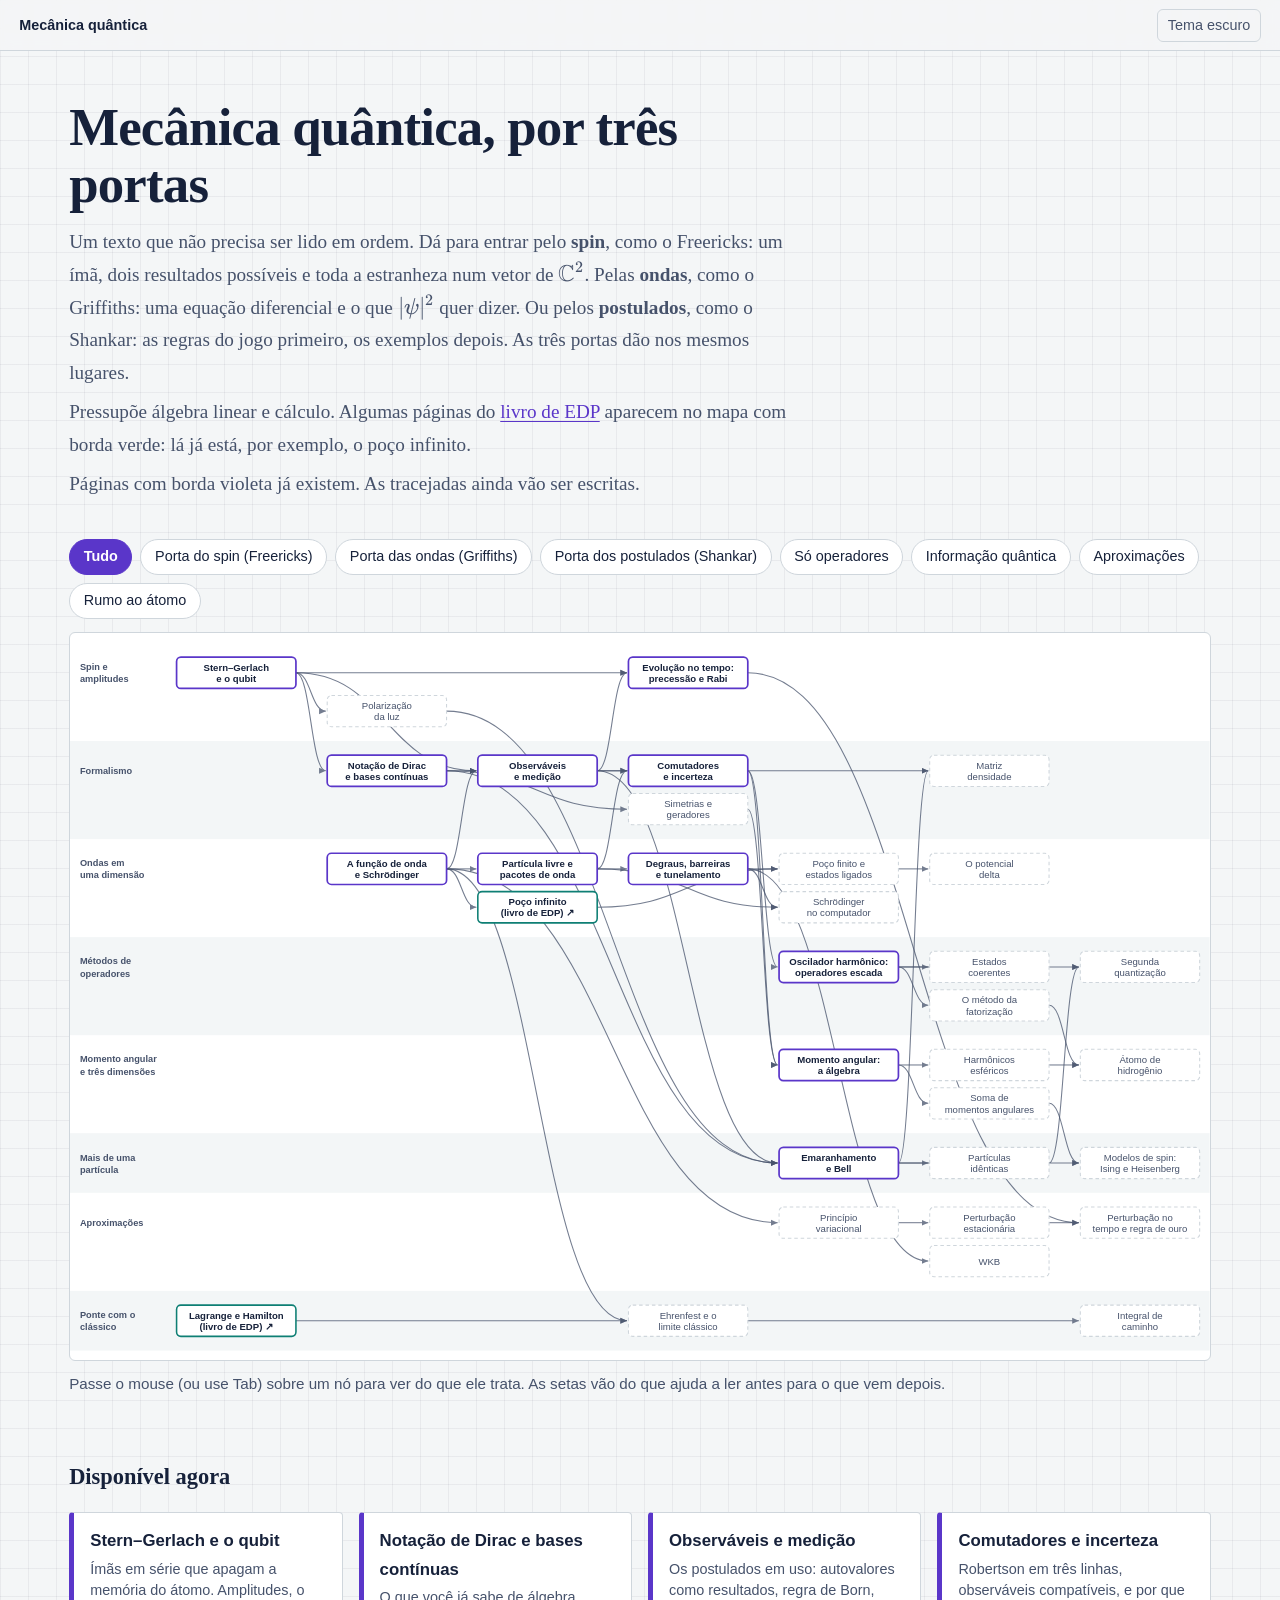
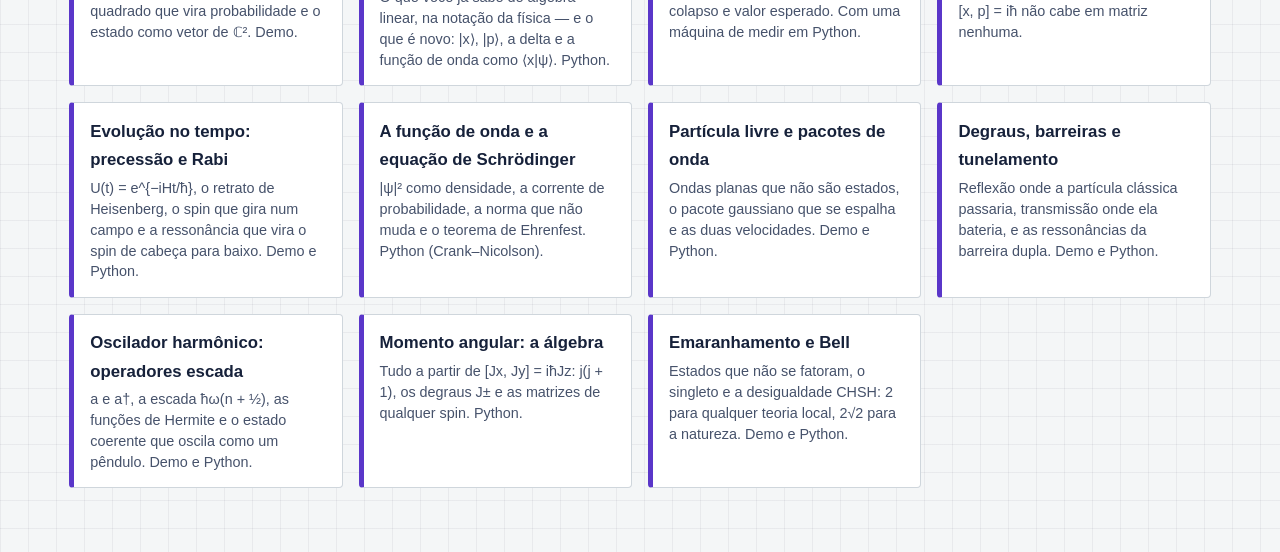
<file: index.html>
<!doctype html>
<html lang="pt-BR">
<head>
  <meta charset="utf-8">
  <meta name="viewport" content="width=device-width, initial-scale=1">
  <title>Mecânica quântica — mapa de conceitos</title>
  <meta name="description" content="Mecânica quântica em leitura não linear, misturando Griffiths, Shankar e Freericks: demos interativas e Python no navegador.">
  <link rel="stylesheet" href="assets/style.css">
  <link rel="stylesheet" href="vendor/katex/katex.min.css">
  <script src="assets/site.js"></script>
  <script defer src="vendor/katex/katex.min.js"></script>
  <script defer src="vendor/katex/auto-render.min.js"></script>
</head>
<body>
  <header class="topbar">
    <a href="index.html">Mecânica quântica</a>
    <span class="spacer"></span>
    <button id="tema" type="button">Tema escuro</button>
  </header>

  <div class="wide">
    <section class="hero">
      <h1>Mecânica quântica, por três portas</h1>
      <p>Um texto que não precisa ser lido em ordem. Dá para entrar pelo <b>spin</b>, como o Freericks: um ímã, dois resultados possíveis e toda a estranheza num vetor de $\mathbb C^2$. Pelas <b>ondas</b>, como o Griffiths: uma equação diferencial e o que $|\psi|^2$ quer dizer. Ou pelos <b>postulados</b>, como o Shankar: as regras do jogo primeiro, os exemplos depois. As três portas dão nos mesmos lugares.</p>
      <p>Pressupõe álgebra linear e cálculo. Algumas páginas do <a href="https://moacyr-alvim.github.io/notas_aula_edp/">livro de EDP</a> aparecem no mapa com borda verde: lá já está, por exemplo, o poço infinito.</p>
      <p>Páginas com borda violeta já existem. As tracejadas ainda vão ser escritas.</p>
    </section>

    <div class="chips" id="chips" role="group" aria-label="Percursos de leitura"></div>
    <div class="mapwrap" id="mapa"></div>
    <p class="mapinfo" id="info" aria-live="polite">Passe o mouse (ou use Tab) sobre um nó para ver do que ele trata. As setas vão do que ajuda a ler antes para o que vem depois.</p>
    <div id="trail-list"></div>

    <h2>Disponível agora</h2>
    <ul class="pages">
      <li><a href="paginas/stern-gerlach.html"><b>Stern–Gerlach e o qubit</b><span>Ímãs em série que apagam a memória do átomo. Amplitudes, o quadrado que vira probabilidade e o estado como vetor de ℂ². Demo.</span></a></li>
      <li><a href="paginas/dirac.html"><b>Notação de Dirac e bases contínuas</b><span>O que você já sabe de álgebra linear, na notação da física — e o que é novo: |x⟩, |p⟩, a delta e a função de onda como ⟨x|ψ⟩. Python.</span></a></li>
      <li><a href="paginas/observaveis.html"><b>Observáveis e medição</b><span>Os postulados em uso: autovalores como resultados, regra de Born, colapso e valor esperado. Com uma máquina de medir em Python.</span></a></li>
      <li><a href="paginas/incerteza.html"><b>Comutadores e incerteza</b><span>Robertson em três linhas, observáveis compatíveis, e por que [x, p] = iħ não cabe em matriz nenhuma.</span></a></li>
      <li><a href="paginas/evolucao-spin.html"><b>Evolução no tempo: precessão e Rabi</b><span>U(t) = e^{−iHt/ħ}, o retrato de Heisenberg, o spin que gira num campo e a ressonância que vira o spin de cabeça para baixo. Demo e Python.</span></a></li>
      <li><a href="paginas/funcao-de-onda.html"><b>A função de onda e a equação de Schrödinger</b><span>|ψ|² como densidade, a corrente de probabilidade, a norma que não muda e o teorema de Ehrenfest. Python (Crank–Nicolson).</span></a></li>
      <li><a href="paginas/particula-livre.html"><b>Partícula livre e pacotes de onda</b><span>Ondas planas que não são estados, o pacote gaussiano que se espalha e as duas velocidades. Demo e Python.</span></a></li>
      <li><a href="paginas/barreira.html"><b>Degraus, barreiras e tunelamento</b><span>Reflexão onde a partícula clássica passaria, transmissão onde ela bateria, e as ressonâncias da barreira dupla. Demo e Python.</span></a></li>
      <li><a href="paginas/oscilador.html"><b>Oscilador harmônico: operadores escada</b><span>a e a†, a escada ħω(n + ½), as funções de Hermite e o estado coerente que oscila como um pêndulo. Demo e Python.</span></a></li>
      <li><a href="paginas/momento-angular.html"><b>Momento angular: a álgebra</b><span>Tudo a partir de [Jx, Jy] = iħJz: j(j + 1), os degraus J± e as matrizes de qualquer spin. Python.</span></a></li>
      <li><a href="paginas/emaranhamento.html"><b>Emaranhamento e Bell</b><span>Estados que não se fatoram, o singleto e a desigualdade CHSH: 2 para qualquer teoria local, 2√2 para a natureza. Demo e Python.</span></a></li>
    </ul>
  </div>

  <script src="assets/mapa.js"></script>
  <script>
    Mapa.mount({ map: "mapa", chips: "chips", info: "info", list: "trail-list" });
  </script>
</body>
</html>
</file>
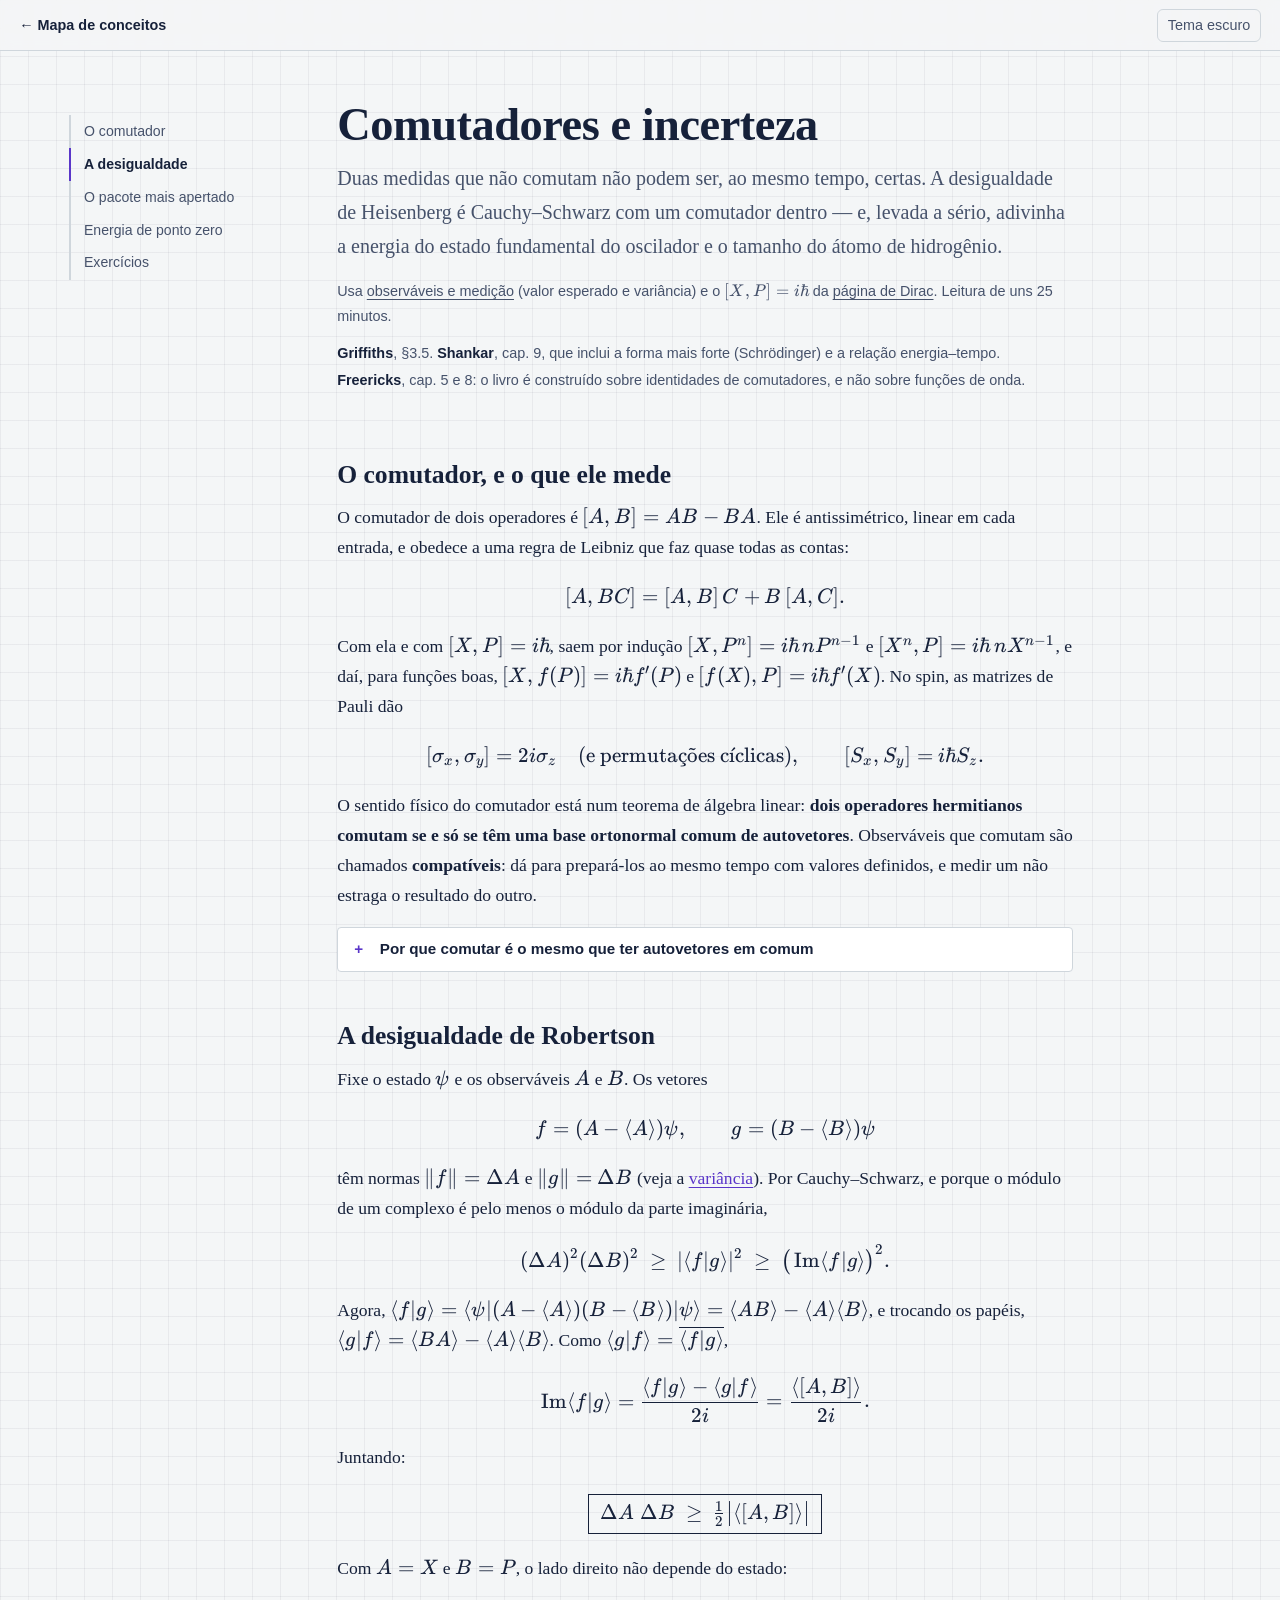
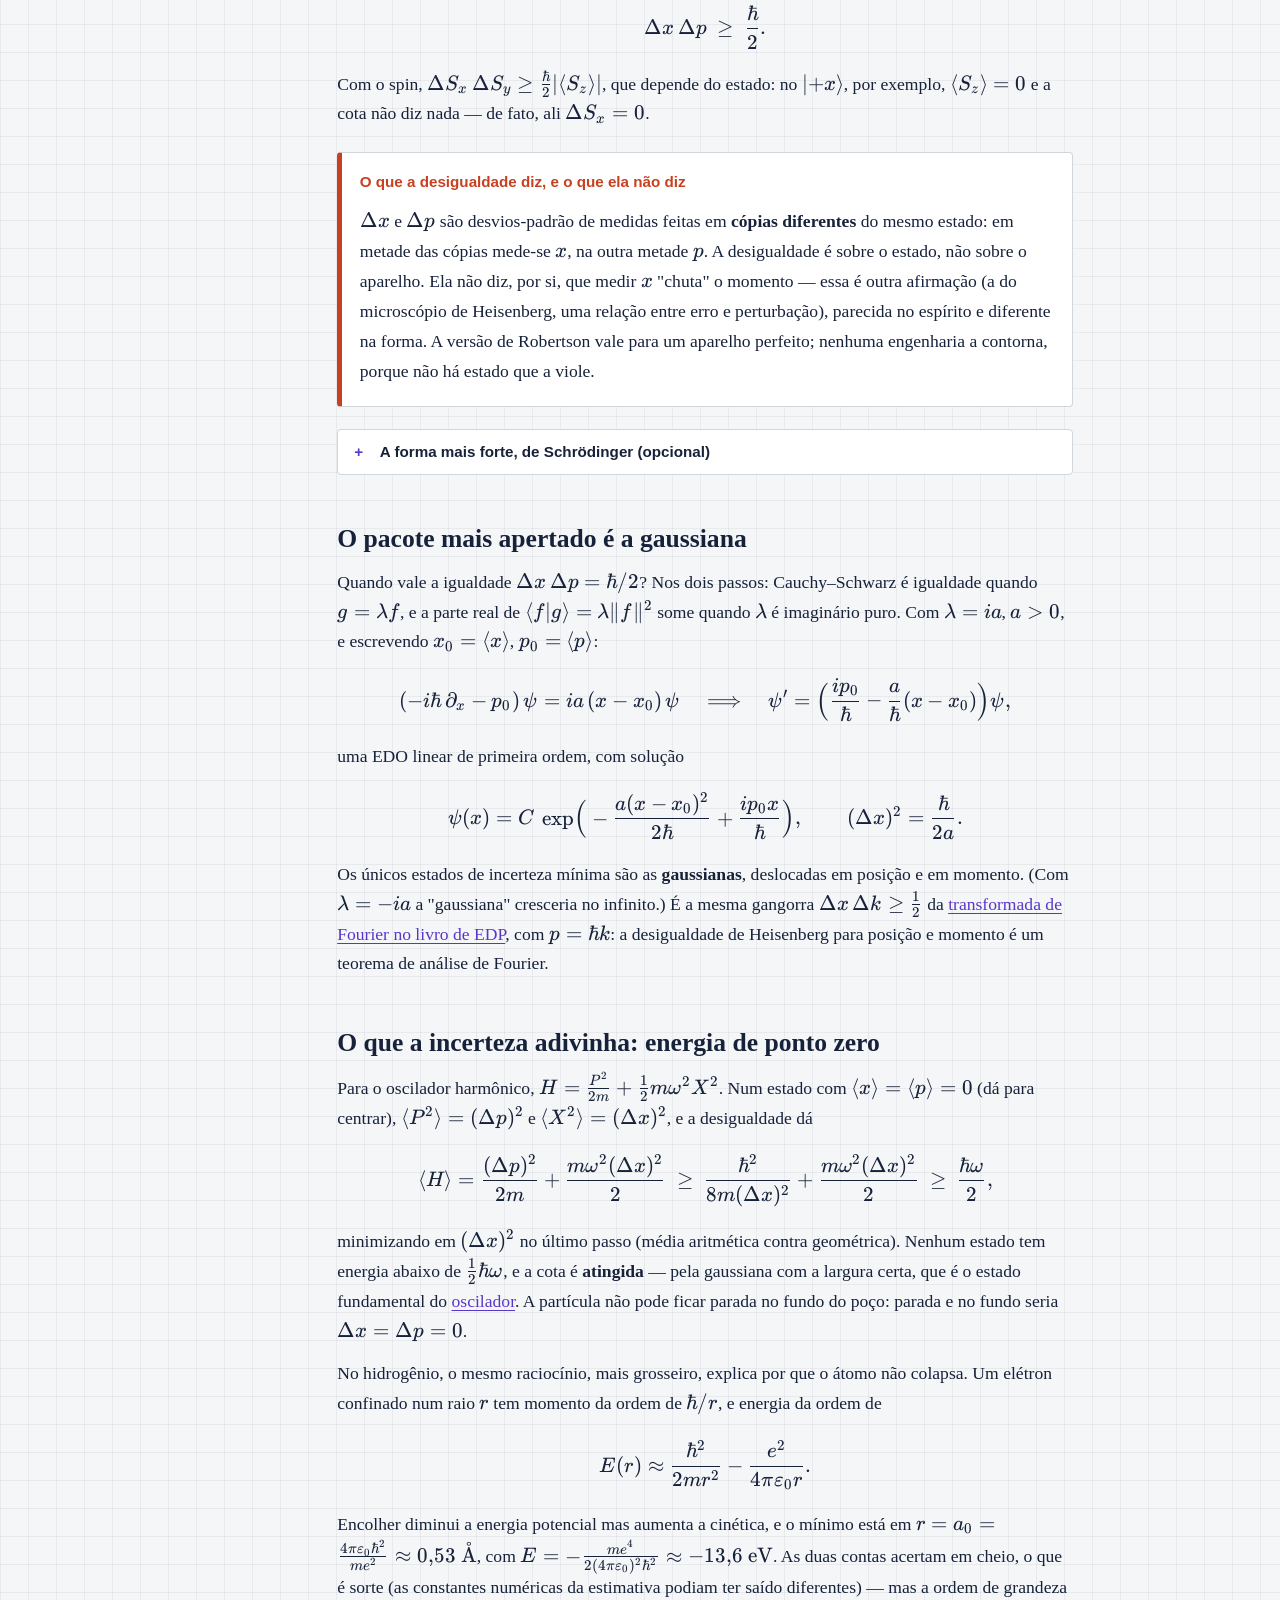
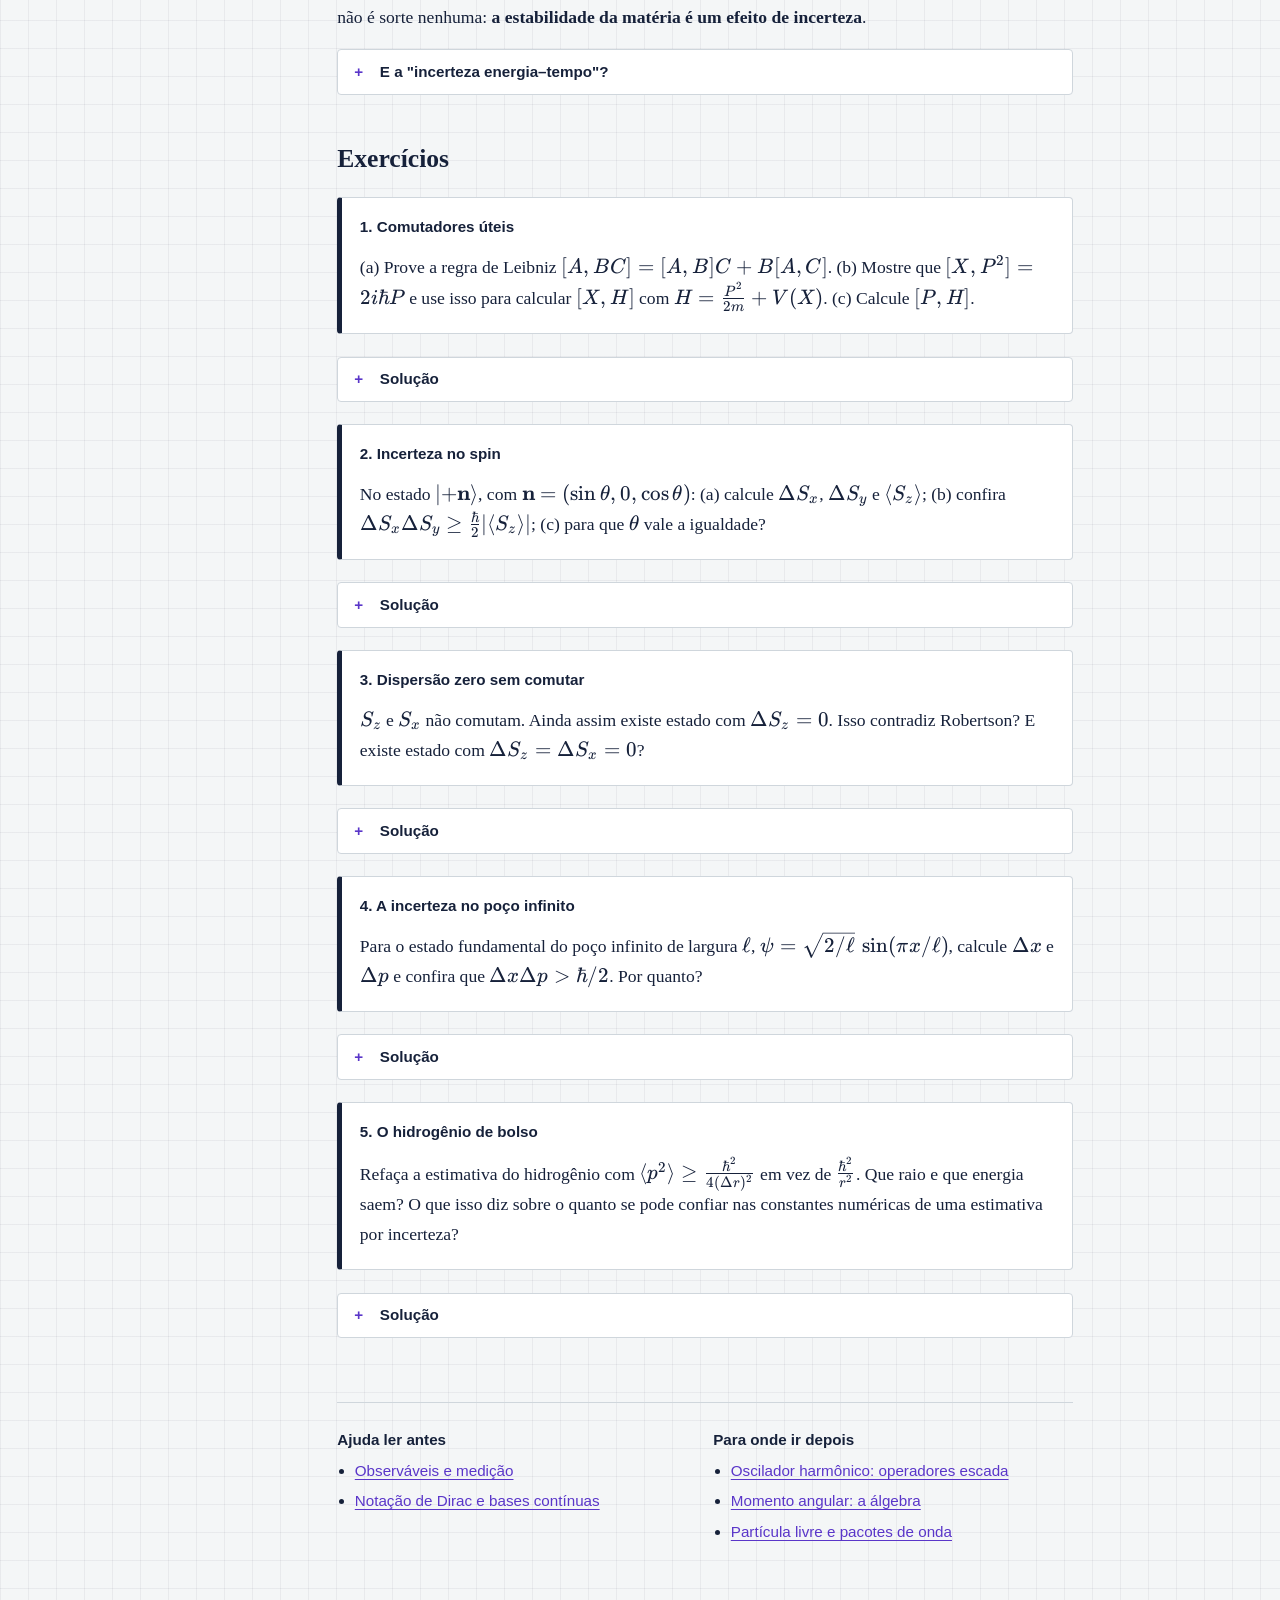
<file: paginas/incerteza.html>
<!doctype html>
<html lang="pt-BR">
<head>
  <meta charset="utf-8">
  <meta name="viewport" content="width=device-width, initial-scale=1">
  <title>Comutadores e incerteza — Mecânica quântica</title>
  <link rel="stylesheet" href="../assets/style.css">
  <link rel="stylesheet" href="../vendor/katex/katex.min.css">
  <script src="../assets/site.js"></script>
  <script defer src="../vendor/katex/katex.min.js"></script>
  <script defer src="../vendor/katex/auto-render.min.js"></script>
</head>
<body>
  <header class="topbar">
    <a href="../index.html">← Mapa de conceitos</a>
    <span class="spacer"></span>
    <button id="tema" type="button">Tema escuro</button>
  </header>

  <div class="layout">
    <nav class="toc" id="toc" aria-label="Nesta página"></nav>
    <main>
      <header>
        <h1>Comutadores e incerteza</h1>
        <p class="lede">Duas medidas que não comutam não podem ser, ao mesmo tempo, certas. A desigualdade de Heisenberg é Cauchy–Schwarz com um comutador dentro — e, levada a sério, adivinha a energia do estado fundamental do oscilador e o tamanho do átomo de hidrogênio.</p>
        <p class="meta">Usa <a href="observaveis.html">observáveis e medição</a> (valor esperado e variância) e o $[X,P]=i\hbar$ da <a href="dirac.html#momento">página de Dirac</a>. Leitura de uns 25 minutos.</p>
        <ul class="livros">
          <li><b>Griffiths</b>, §3.5. <b>Shankar</b>, cap. 9, que inclui a forma mais forte (Schrödinger) e a relação energia–tempo.</li>
          <li><b>Freericks</b>, cap. 5 e 8: o livro é construído sobre identidades de comutadores, e não sobre funções de onda.</li>
        </ul>
      </header>

      <h2 id="comutador" data-toc="O comutador">O comutador, e o que ele mede</h2>
      <p>O comutador de dois operadores é $[A,B]=AB-BA$. Ele é antissimétrico, linear em cada entrada, e obedece a uma regra de Leibniz que faz quase todas as contas:
      $$[A,BC]=[A,B]\,C+B\,[A,C].$$
      Com ela e com $[X,P]=i\hbar$, saem por indução $[X,P^n]=i\hbar\,nP^{n-1}$ e $[X^n,P]=i\hbar\,nX^{n-1}$, e daí, para funções boas, $[X,f(P)]=i\hbar f'(P)$ e $[f(X),P]=i\hbar f'(X)$. No spin, as matrizes de Pauli dão
      $$[\sigma_x,\sigma_y]=2i\sigma_z\quad\text{(e permutações cíclicas)},\qquad [S_x,S_y]=i\hbar S_z.$$</p>
      <p>O sentido físico do comutador está num teorema de álgebra linear: <b>dois operadores hermitianos comutam se e só se têm uma base ortonormal comum de autovetores</b>. Observáveis que comutam são chamados <b>compatíveis</b>: dá para prepará-los ao mesmo tempo com valores definidos, e medir um não estraga o resultado do outro.</p>

      <details>
        <summary>Por que comutar é o mesmo que ter autovetores em comum</summary>
        <div class="body">
          <p>Se há uma base comum, $A$ e $B$ são diagonais nela, e matrizes diagonais comutam. Na outra direção: se $AB=BA$ e $A|a\rangle=a|a\rangle$, então $A(B|a\rangle)=BA|a\rangle=a\,B|a\rangle$, ou seja, $B$ leva cada autoespaço de $A$ nele mesmo. Restrito a esse autoespaço, $B$ continua hermitiano, e tem lá dentro uma base ortonormal de autovetores — que são autovetores de $A$ também, porque estão no autoespaço. Juntando as bases dos autoespaços, sai a base comum.</p>
          <p>Repare no papel da degenerescência: se $A$ não tem autovalores repetidos, cada autoespaço é uma reta e a base comum é forçada. Se tem, medir $B$ escolhe dentro do autoespaço — é assim que se rotulam estados por vários números quânticos, como $|n,\ell,m\rangle$ no hidrogênio.</p>
        </div>
      </details>

      <h2 id="robertson" data-toc="A desigualdade">A desigualdade de Robertson</h2>
      <p>Fixe o estado $\psi$ e os observáveis $A$ e $B$. Os vetores
      $$f=(A-\langle A\rangle)\psi,\qquad g=(B-\langle B\rangle)\psi$$
      têm normas $\|f\|=\Delta A$ e $\|g\|=\Delta B$ (veja a <a href="observaveis.html#esperado">variância</a>). Por Cauchy–Schwarz, e porque o módulo de um complexo é pelo menos o módulo da parte imaginária,
      $$(\Delta A)^2(\Delta B)^2\ \ge\ |\langle f|g\rangle|^2\ \ge\ \big(\operatorname{Im}\langle f|g\rangle\big)^2.$$
      Agora, $\langle f|g\rangle=\langle\psi|(A-\langle A\rangle)(B-\langle B\rangle)|\psi\rangle=\langle AB\rangle-\langle A\rangle\langle B\rangle$, e trocando os papéis, $\langle g|f\rangle=\langle BA\rangle-\langle A\rangle\langle B\rangle$. Como $\langle g|f\rangle=\overline{\langle f|g\rangle}$,
      $$\operatorname{Im}\langle f|g\rangle=\frac{\langle f|g\rangle-\langle g|f\rangle}{2i}=\frac{\langle[A,B]\rangle}{2i}.$$
      Juntando:</p>
      $$\boxed{\ \Delta A\;\Delta B\ \ge\ \tfrac12\big|\langle[A,B]\rangle\big|\ }$$
      <p>Com $A=X$ e $B=P$, o lado direito não depende do estado:
      $$\Delta x\,\Delta p\ \ge\ \frac\hbar2.$$
      Com o spin, $\Delta S_x\,\Delta S_y\ge\frac\hbar2|\langle S_z\rangle|$, que depende do estado: no $|{+x}\rangle$, por exemplo, $\langle S_z\rangle=0$ e a cota não diz nada — de fato, ali $\Delta S_x=0$.</p>

      <aside class="box atencao">
        <p class="tag">O que a desigualdade diz, e o que ela não diz</p>
        <p>$\Delta x$ e $\Delta p$ são desvios-padrão de medidas feitas em <b>cópias diferentes</b> do mesmo estado: em metade das cópias mede-se $x$, na outra metade $p$. A desigualdade é sobre o estado, não sobre o aparelho. Ela não diz, por si, que medir $x$ "chuta" o momento — essa é outra afirmação (a do microscópio de Heisenberg, uma relação entre erro e perturbação), parecida no espírito e diferente na forma. A versão de Robertson vale para um aparelho perfeito; nenhuma engenharia a contorna, porque não há estado que a viole.</p>
      </aside>

      <details>
        <summary>A forma mais forte, de Schrödinger (opcional)</summary>
        <div class="body">
          <p>No segundo passo jogou-se fora a parte real de $\langle f|g\rangle$. Guardando-a: $\operatorname{Re}\langle f|g\rangle=\frac12\langle\{A,B\}\rangle-\langle A\rangle\langle B\rangle$, a <b>covariância</b> simetrizada, com $\{A,B\}=AB+BA$. Então
          $$(\Delta A)^2(\Delta B)^2\ \ge\ \Big(\tfrac12\langle\{A,B\}\rangle-\langle A\rangle\langle B\rangle\Big)^2+\Big(\tfrac1{2i}\langle[A,B]\rangle\Big)^2.$$
          Para $x$ e $p$, o termo novo mede a correlação entre posição e momento — é diferente de zero, por exemplo, num pacote gaussiano que está se espalhando (as partes rápidas já foram para a frente). Um pacote assim tem $\Delta x\,\Delta p&gt;\hbar/2$, mas satisfaz a desigualdade de Schrödinger com igualdade.</p>
        </div>
      </details>

      <h2 id="minimo" data-toc="O pacote mais apertado">O pacote mais apertado é a gaussiana</h2>
      <p>Quando vale a igualdade $\Delta x\,\Delta p=\hbar/2$? Nos dois passos: Cauchy–Schwarz é igualdade quando $g=\lambda f$, e a parte real de $\langle f|g\rangle=\lambda\|f\|^2$ some quando $\lambda$ é imaginário puro. Com $\lambda=ia$, $a&gt;0$, e escrevendo $x_0=\langle x\rangle$, $p_0=\langle p\rangle$:
      $$(-i\hbar\,\partial_x-p_0)\,\psi=ia\,(x-x_0)\,\psi\quad\Longrightarrow\quad\psi'=\Big(\frac{ip_0}{\hbar}-\frac{a}{\hbar}(x-x_0)\Big)\psi,$$
      uma EDO linear de primeira ordem, com solução
      $$\psi(x)=C\,\exp\!\Big(-\frac{a(x-x_0)^2}{2\hbar}+\frac{ip_0x}{\hbar}\Big),\qquad(\Delta x)^2=\frac{\hbar}{2a}.$$
      Os únicos estados de incerteza mínima são as <b>gaussianas</b>, deslocadas em posição e em momento. (Com $\lambda=-ia$ a "gaussiana" cresceria no infinito.) É a mesma gangorra $\Delta x\,\Delta k\ge\frac12$ da <a href="https://moacyr-alvim.github.io/notas_aula_edp/paginas/transformada-fourier.html">transformada de Fourier no livro de EDP</a>, com $p=\hbar k$: a desigualdade de Heisenberg para posição e momento é um teorema de análise de Fourier.</p>

      <h2 id="ponto-zero" data-toc="Energia de ponto zero">O que a incerteza adivinha: energia de ponto zero</h2>
      <p>Para o oscilador harmônico, $H=\frac{P^2}{2m}+\frac12m\omega^2X^2$. Num estado com $\langle x\rangle=\langle p\rangle=0$ (dá para centrar), $\langle P^2\rangle=(\Delta p)^2$ e $\langle X^2\rangle=(\Delta x)^2$, e a desigualdade dá
      $$\langle H\rangle=\frac{(\Delta p)^2}{2m}+\frac{m\omega^2(\Delta x)^2}{2}\ \ge\ \frac{\hbar^2}{8m(\Delta x)^2}+\frac{m\omega^2(\Delta x)^2}{2}\ \ge\ \frac{\hbar\omega}2,$$
      minimizando em $(\Delta x)^2$ no último passo (média aritmética contra geométrica). Nenhum estado tem energia abaixo de $\frac12\hbar\omega$, e a cota é <b>atingida</b> — pela gaussiana com a largura certa, que é o estado fundamental do <a href="oscilador.html">oscilador</a>. A partícula não pode ficar parada no fundo do poço: parada e no fundo seria $\Delta x=\Delta p=0$.</p>
      <p>No hidrogênio, o mesmo raciocínio, mais grosseiro, explica por que o átomo não colapsa. Um elétron confinado num raio $r$ tem momento da ordem de $\hbar/r$, e energia da ordem de
      $$E(r)\approx\frac{\hbar^2}{2mr^2}-\frac{e^2}{4\pi\varepsilon_0r}.$$
      Encolher diminui a energia potencial mas aumenta a cinética, e o mínimo está em $r=a_0=\frac{4\pi\varepsilon_0\hbar^2}{me^2}\approx0{,}53\ \text{Å}$, com $E=-\frac{me^4}{2(4\pi\varepsilon_0)^2\hbar^2}\approx-13{,}6\ \text{eV}$. As duas contas acertam em cheio, o que é sorte (as constantes numéricas da estimativa podiam ter saído diferentes) — mas a ordem de grandeza não é sorte nenhuma: <b>a estabilidade da matéria é um efeito de incerteza</b>.</p>

      <details>
        <summary>E a "incerteza energia–tempo"?</summary>
        <div class="body">
          <p>Não há operador de tempo, então ela não sai de Robertson. O enunciado correto é o de Mandelstam e Tamm: para qualquer observável $A$, com $\frac{d}{dt}\langle A\rangle=\frac{i}{\hbar}\langle[H,A]\rangle$ (veja a <a href="evolucao-spin.html#heisenberg">evolução no tempo</a>), Robertson aplicada a $H$ e $A$ dá
          $$\Delta E\,\Delta A\ \ge\ \frac\hbar2\Big|\frac{d\langle A\rangle}{dt}\Big|\qquad\Longrightarrow\qquad\Delta E\;\tau_A\ \ge\ \frac\hbar2,\quad \tau_A=\frac{\Delta A}{|d\langle A\rangle/dt|}.$$
          $\tau_A$ é o tempo que a média de $A$ leva para mudar de um desvio-padrão. Um estado com energia bem definida ($\Delta E\to0$) não muda nada observável — é estacionário. Um estado que muda depressa precisa de uma faixa larga de energias.</p>
        </div>
      </details>

      <h2 id="exercicios">Exercícios</h2>

      <aside class="box exercicio">
        <p class="tag">1. Comutadores úteis</p>
        <p>(a) Prove a regra de Leibniz $[A,BC]=[A,B]C+B[A,C]$. (b) Mostre que $[X,P^2]=2i\hbar P$ e use isso para calcular $[X,H]$ com $H=\frac{P^2}{2m}+V(X)$. (c) Calcule $[P,H]$.</p>
      </aside>
      <details>
        <summary>Solução</summary>
        <div class="body">
          <p>(a) $[A,B]C+B[A,C]=ABC-BAC+BAC-BCA=ABC-BCA=[A,BC]$.</p>
          <p>(b) $[X,P^2]=[X,P]P+P[X,P]=2i\hbar P$. Como $[X,V(X)]=0$, $[X,H]=\frac{i\hbar}{m}P$.</p>
          <p>(c) $[P,P^2]=0$ e $[P,V(X)]=-i\hbar V'(X)$ (é $[f(X),P]=i\hbar f'(X)$ com o sinal trocado), logo $[P,H]=-i\hbar V'(X)$. Juntos, (b) e (c) dizem que a velocidade é $P/m$ e a força é $-V'$: é o teorema de Ehrenfest disfarçado, como se vê na <a href="funcao-de-onda.html#ehrenfest">página da função de onda</a>.</p>
        </div>
      </details>

      <aside class="box exercicio">
        <p class="tag">2. Incerteza no spin</p>
        <p>No estado $|{+}\mathbf n\rangle$, com $\mathbf n=(\sin\theta,0,\cos\theta)$: (a) calcule $\Delta S_x$, $\Delta S_y$ e $\langle S_z\rangle$; (b) confira $\Delta S_x\Delta S_y\ge\frac\hbar2|\langle S_z\rangle|$; (c) para que $\theta$ vale a igualdade?</p>
      </aside>
      <details>
        <summary>Solução</summary>
        <div class="body">
          <p>(a) Como $S_j^2=\frac{\hbar^2}4$, $(\Delta S_j)^2=\frac{\hbar^2}4(1-n_j^2)$. Com $n_x=\sin\theta$, $n_y=0$, $n_z=\cos\theta$: $\Delta S_x=\frac\hbar2|\cos\theta|$, $\Delta S_y=\frac\hbar2$, $\langle S_z\rangle=\frac\hbar2\cos\theta$.</p>
          <p>(b) $\Delta S_x\Delta S_y=\frac{\hbar^2}4|\cos\theta|$ e $\frac\hbar2|\langle S_z\rangle|=\frac{\hbar^2}4|\cos\theta|$. (c) Vale a igualdade para <b>todo</b> $\theta$: os estados de spin ½ no plano $x$–$z$ são todos de incerteza mínima para o par $(S_x,S_y)$.</p>
        </div>
      </details>

      <aside class="box exercicio">
        <p class="tag">3. Dispersão zero sem comutar</p>
        <p>$S_z$ e $S_x$ não comutam. Ainda assim existe estado com $\Delta S_z=0$. Isso contradiz Robertson? E existe estado com $\Delta S_z=\Delta S_x=0$?</p>
      </aside>
      <details>
        <summary>Solução</summary>
        <div class="body">
          <p>Não contradiz: em $|{+z}\rangle$, $\Delta S_z=0$ e o lado direito é $\frac12|\langle[S_z,S_x]\rangle|=\frac\hbar2|\langle S_y\rangle|=0$. A desigualdade só obriga o produto a ser positivo quando $\langle[A,B]\rangle\ne0$ <em>naquele estado</em>.</p>
          <p>Um estado com as duas dispersões nulas seria autovetor comum de $S_z$ e $S_x$, e os autovetores de $S_z$ são $|{\pm z}\rangle$, que não são autovetores de $S_x$. Não existe. "Não comutar" impede uma base comum, mas não impede um ou outro autovetor isolado em comum — e aqui nem isso há.</p>
        </div>
      </details>

      <aside class="box exercicio">
        <p class="tag">4. A incerteza no poço infinito</p>
        <p>Para o estado fundamental do poço infinito de largura $\ell$, $\psi=\sqrt{2/\ell}\,\sin(\pi x/\ell)$, calcule $\Delta x$ e $\Delta p$ e confira que $\Delta x\Delta p&gt;\hbar/2$. Por quanto?</p>
      </aside>
      <details>
        <summary>Solução</summary>
        <div class="body">
          <p>Por simetria, $\langle x\rangle=\ell/2$ e $\langle p\rangle=0$. Integrando, $\langle x^2\rangle=\ell^2\big(\frac13-\frac1{2\pi^2}\big)$, logo $(\Delta x)^2=\ell^2\big(\frac1{12}-\frac1{2\pi^2}\big)$, $\Delta x\approx0{,}181\,\ell$. E $\langle p^2\rangle=\hbar^2\int|\psi'|^2=\hbar^2\pi^2/\ell^2$, logo $\Delta p=\pi\hbar/\ell$.</p>
          <p>O produto é $\pi\hbar\sqrt{\frac1{12}-\frac1{2\pi^2}}\approx0{,}568\,\hbar$, cerca de $14\%$ acima do mínimo $0{,}5\,\hbar$. Não chega ao mínimo porque o seno não é gaussiana; chega perto porque o seno também é um calombo liso com uma escala só.</p>
        </div>
      </details>

      <aside class="box exercicio">
        <p class="tag">5. O hidrogênio de bolso</p>
        <p>Refaça a estimativa do hidrogênio com $\langle p^2\rangle\ge\frac{\hbar^2}{4(\Delta r)^2}$ em vez de $\frac{\hbar^2}{r^2}$. Que raio e que energia saem? O que isso diz sobre o quanto se pode confiar nas constantes numéricas de uma estimativa por incerteza?</p>
      </aside>
      <details>
        <summary>Solução</summary>
        <div class="body">
          <p>Com $E(r)=\frac{\hbar^2}{8mr^2}-\frac{e^2}{4\pi\varepsilon_0r}$, o mínimo fica em $r=a_0/4$ e $E=-4\times13{,}6$ eV $\approx-54$ eV. A ordem de grandeza continua certa (dezenas de eV, frações de ångström), mas o fator numérico mudou por quatro. Estimativas por incerteza acertam <em>escalas</em>; o número exato pede resolver a equação, como no <a href="oscilador.html">oscilador</a> (onde a cota coincide com a resposta, porque o estado fundamental é gaussiano) e no hidrogênio (onde a coincidência da primeira conta é sorte).</p>
        </div>
      </details>

      <nav class="nextprev" aria-label="Navegação">
        <div>
          <h4>Ajuda ler antes</h4>
          <ul>
            <li><a href="observaveis.html">Observáveis e medição</a></li>
            <li><a href="dirac.html">Notação de Dirac e bases contínuas</a></li>
          </ul>
        </div>
        <div>
          <h4>Para onde ir depois</h4>
          <ul>
            <li><a href="oscilador.html">Oscilador harmônico: operadores escada</a></li>
            <li><a href="momento-angular.html">Momento angular: a álgebra</a></li>
            <li><a href="particula-livre.html">Partícula livre e pacotes de onda</a></li>
          </ul>
        </div>
      </nav>
    </main>
  </div>
</body>
</html>
</file>
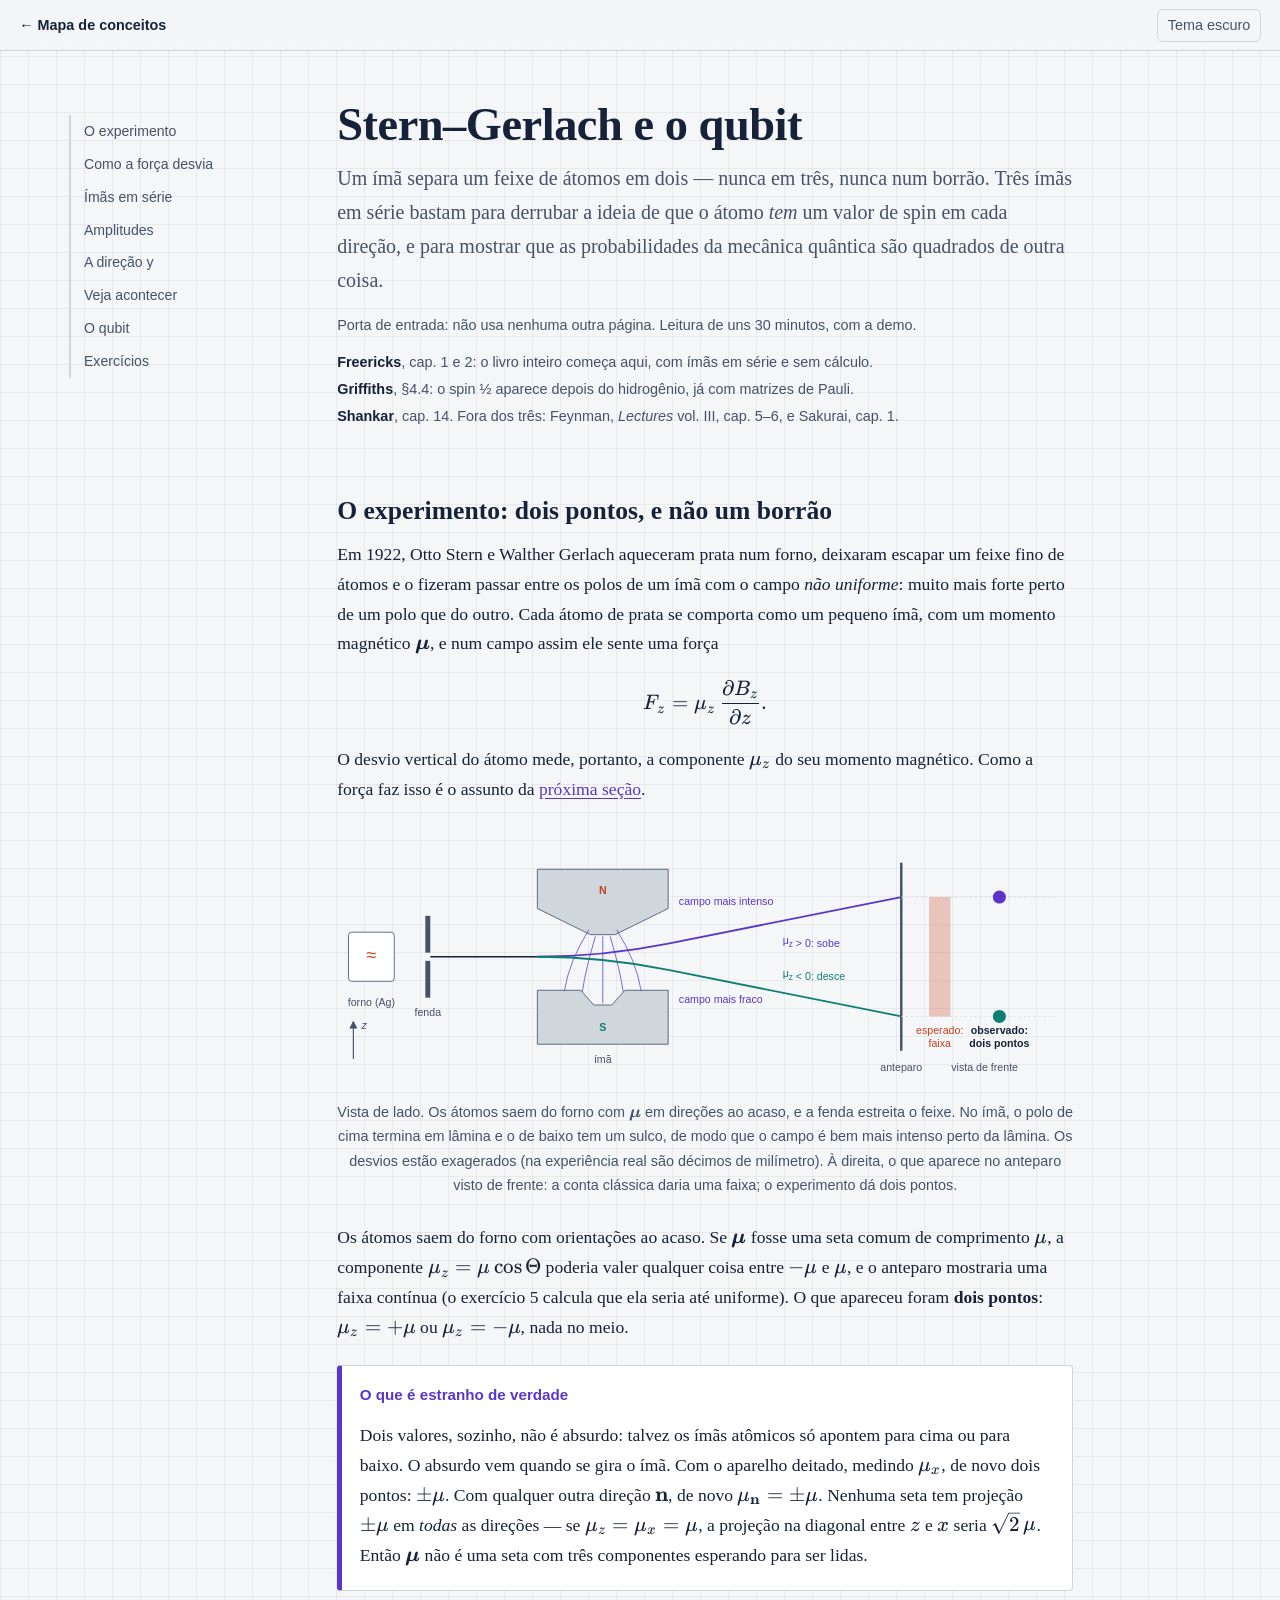
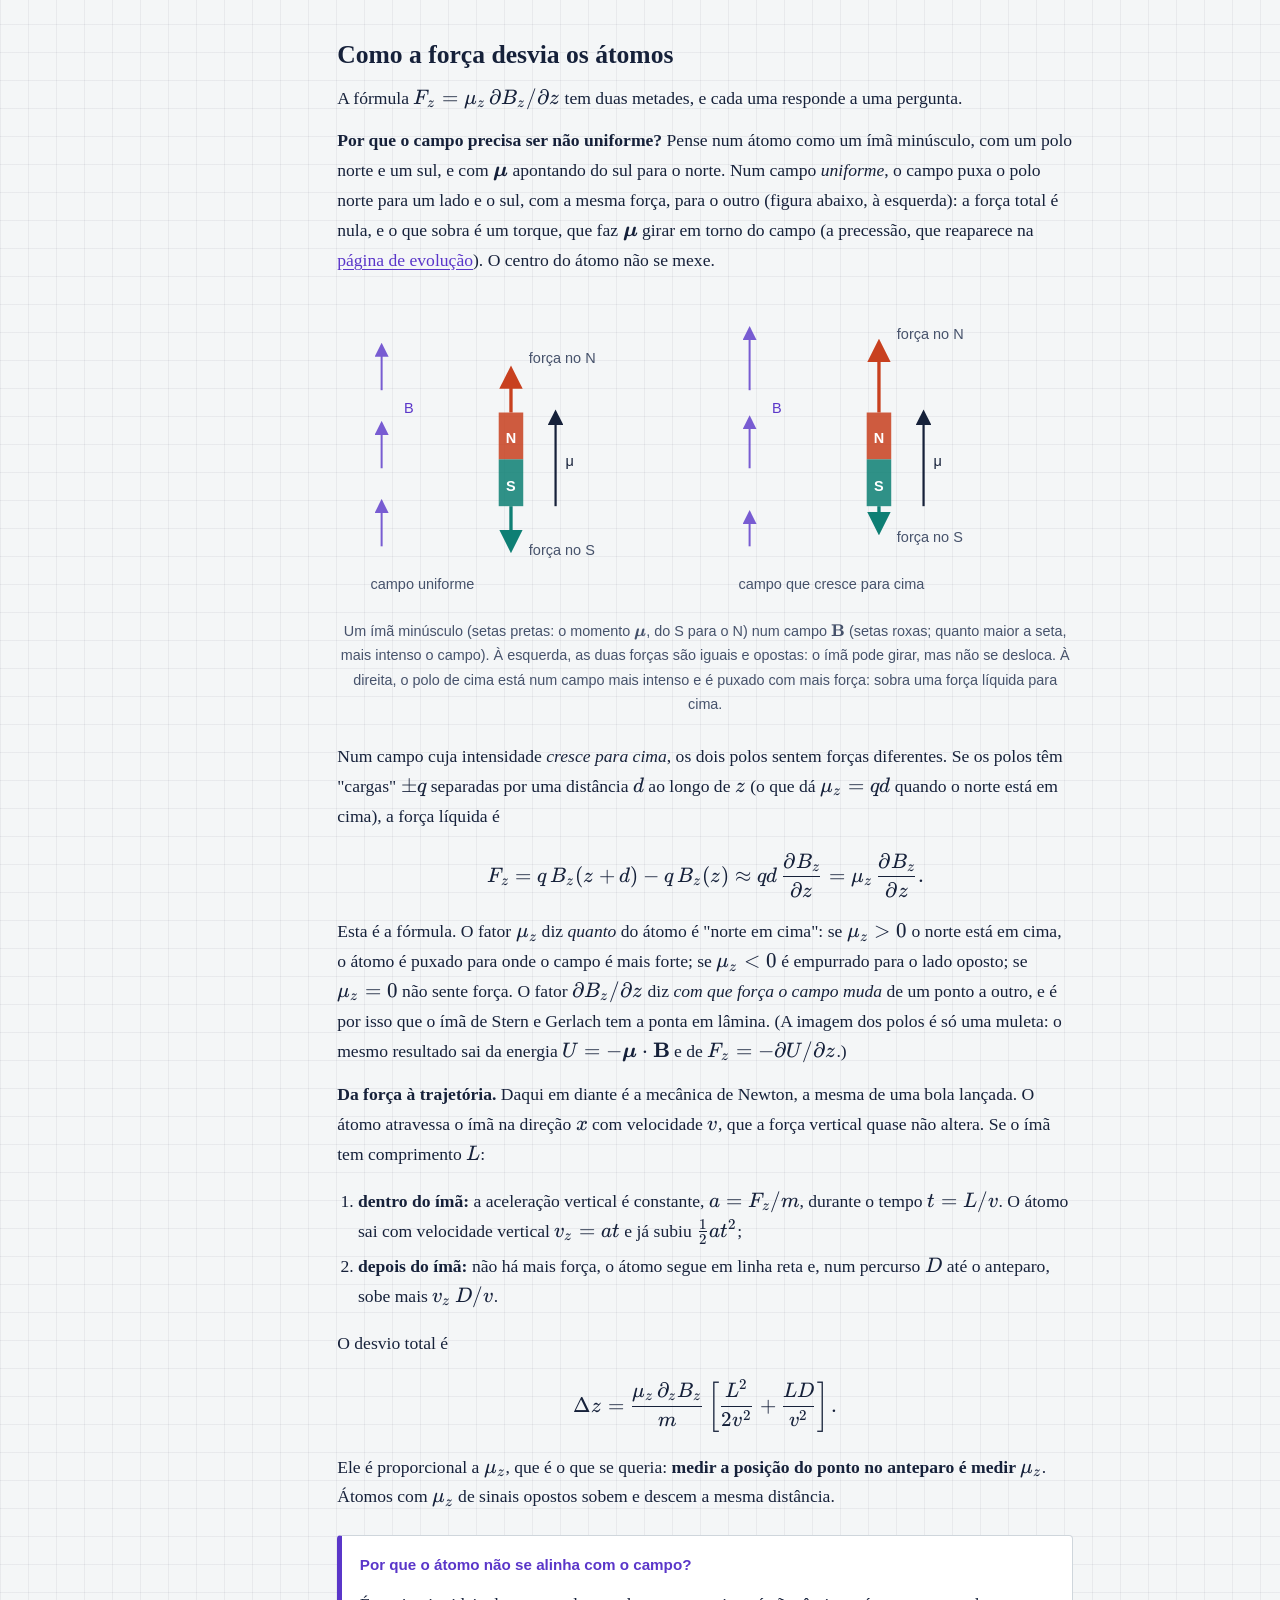
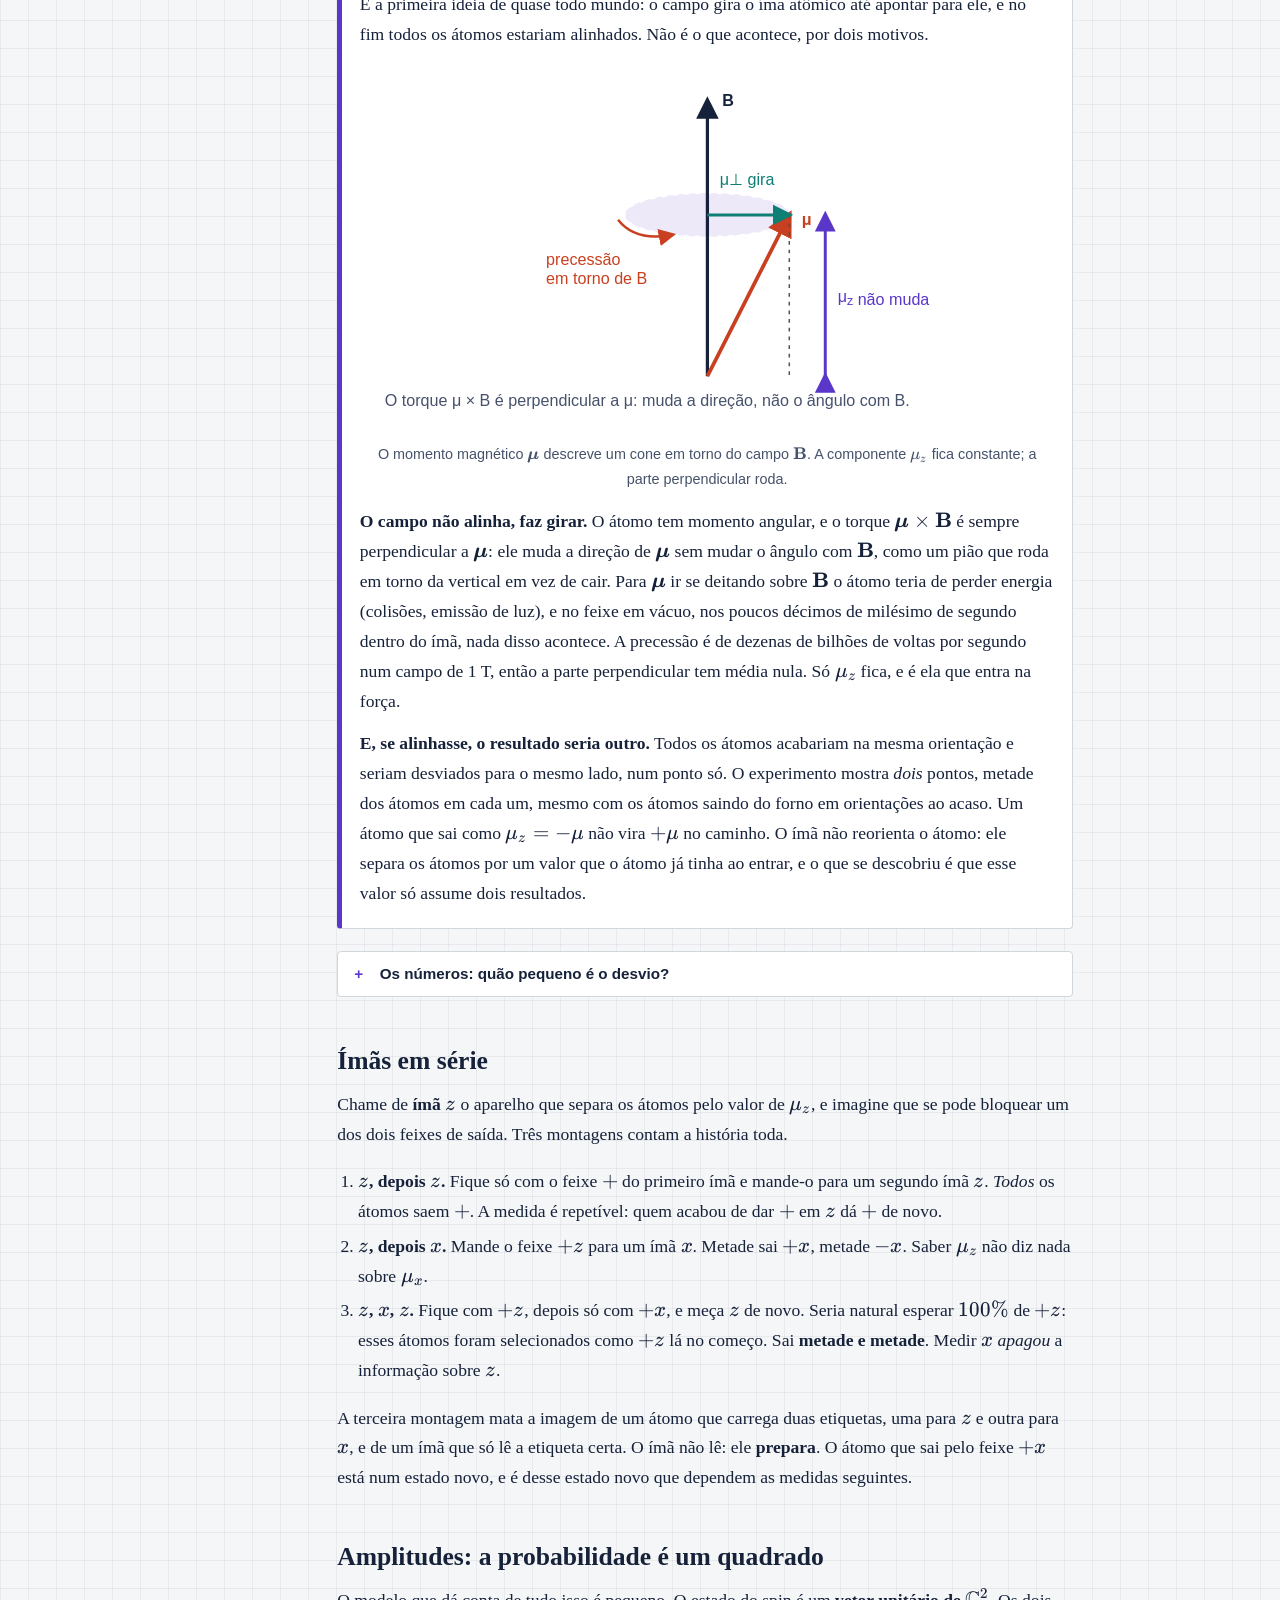
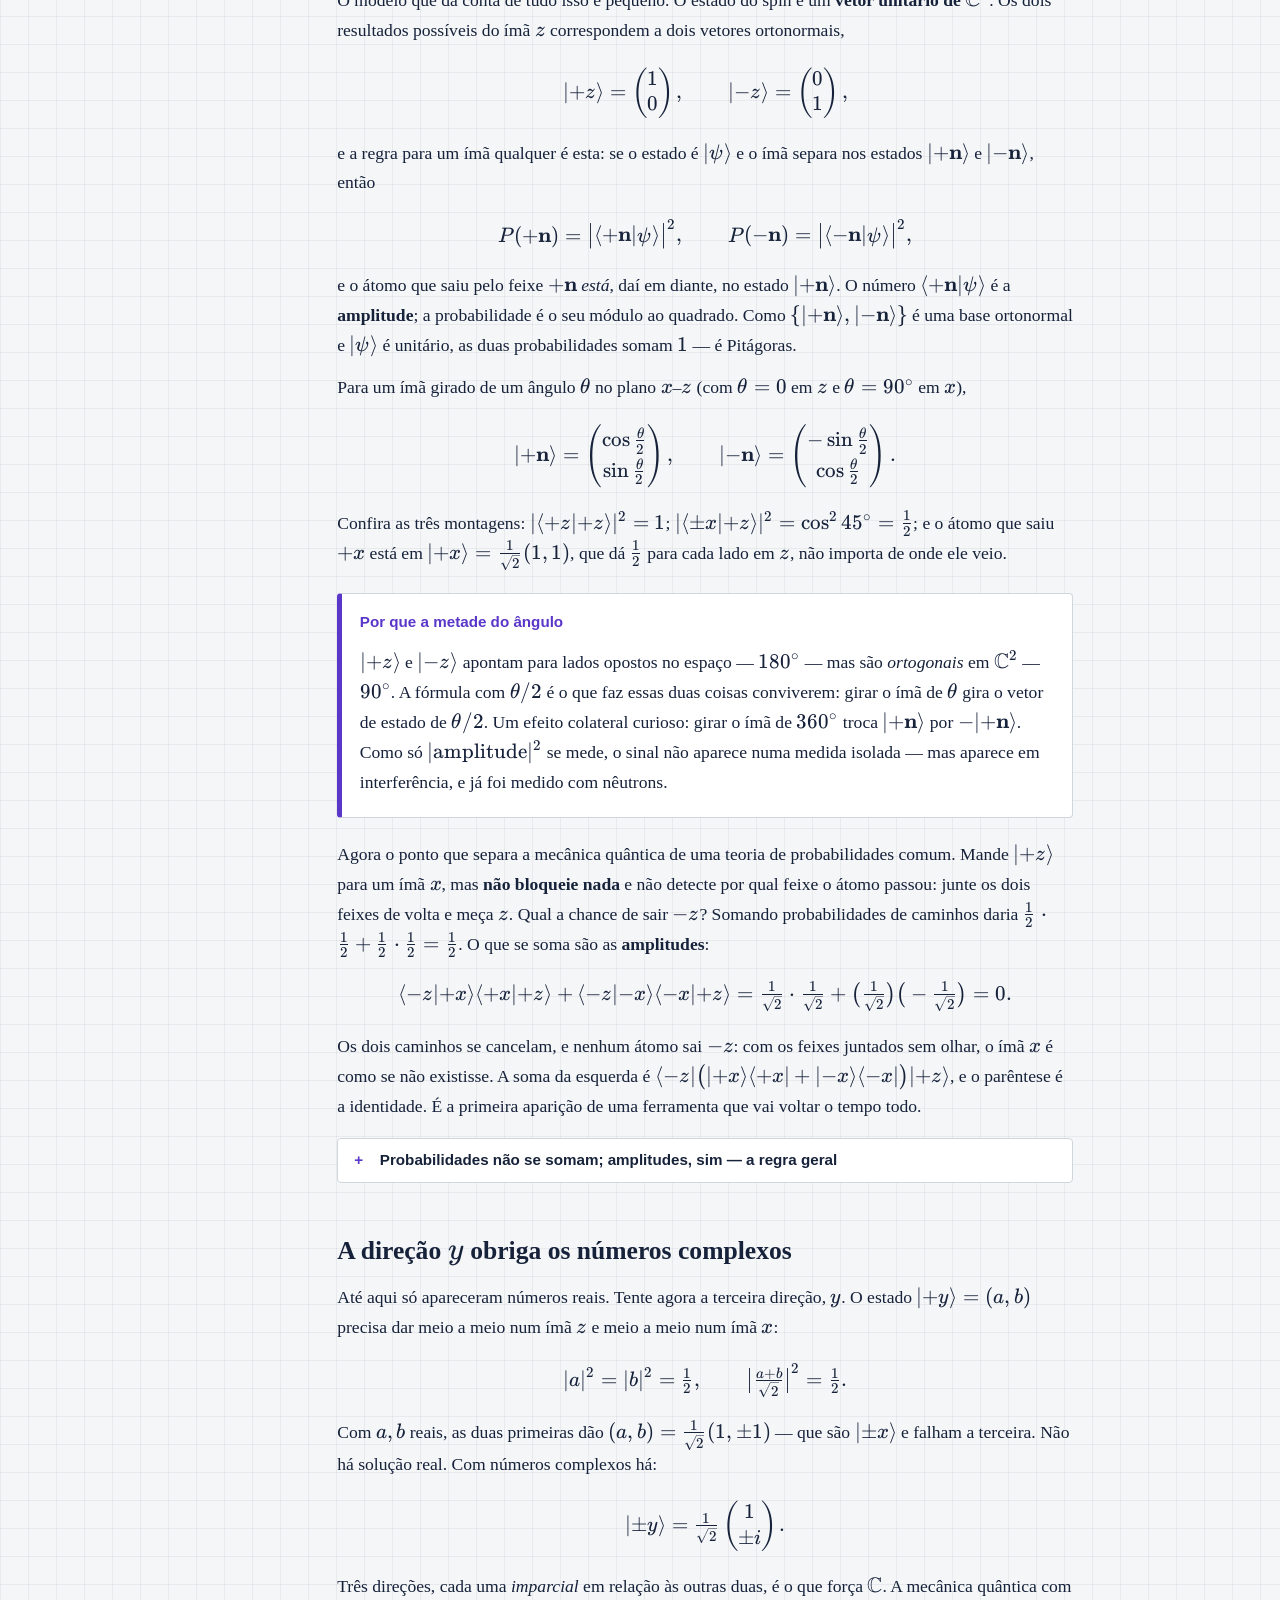
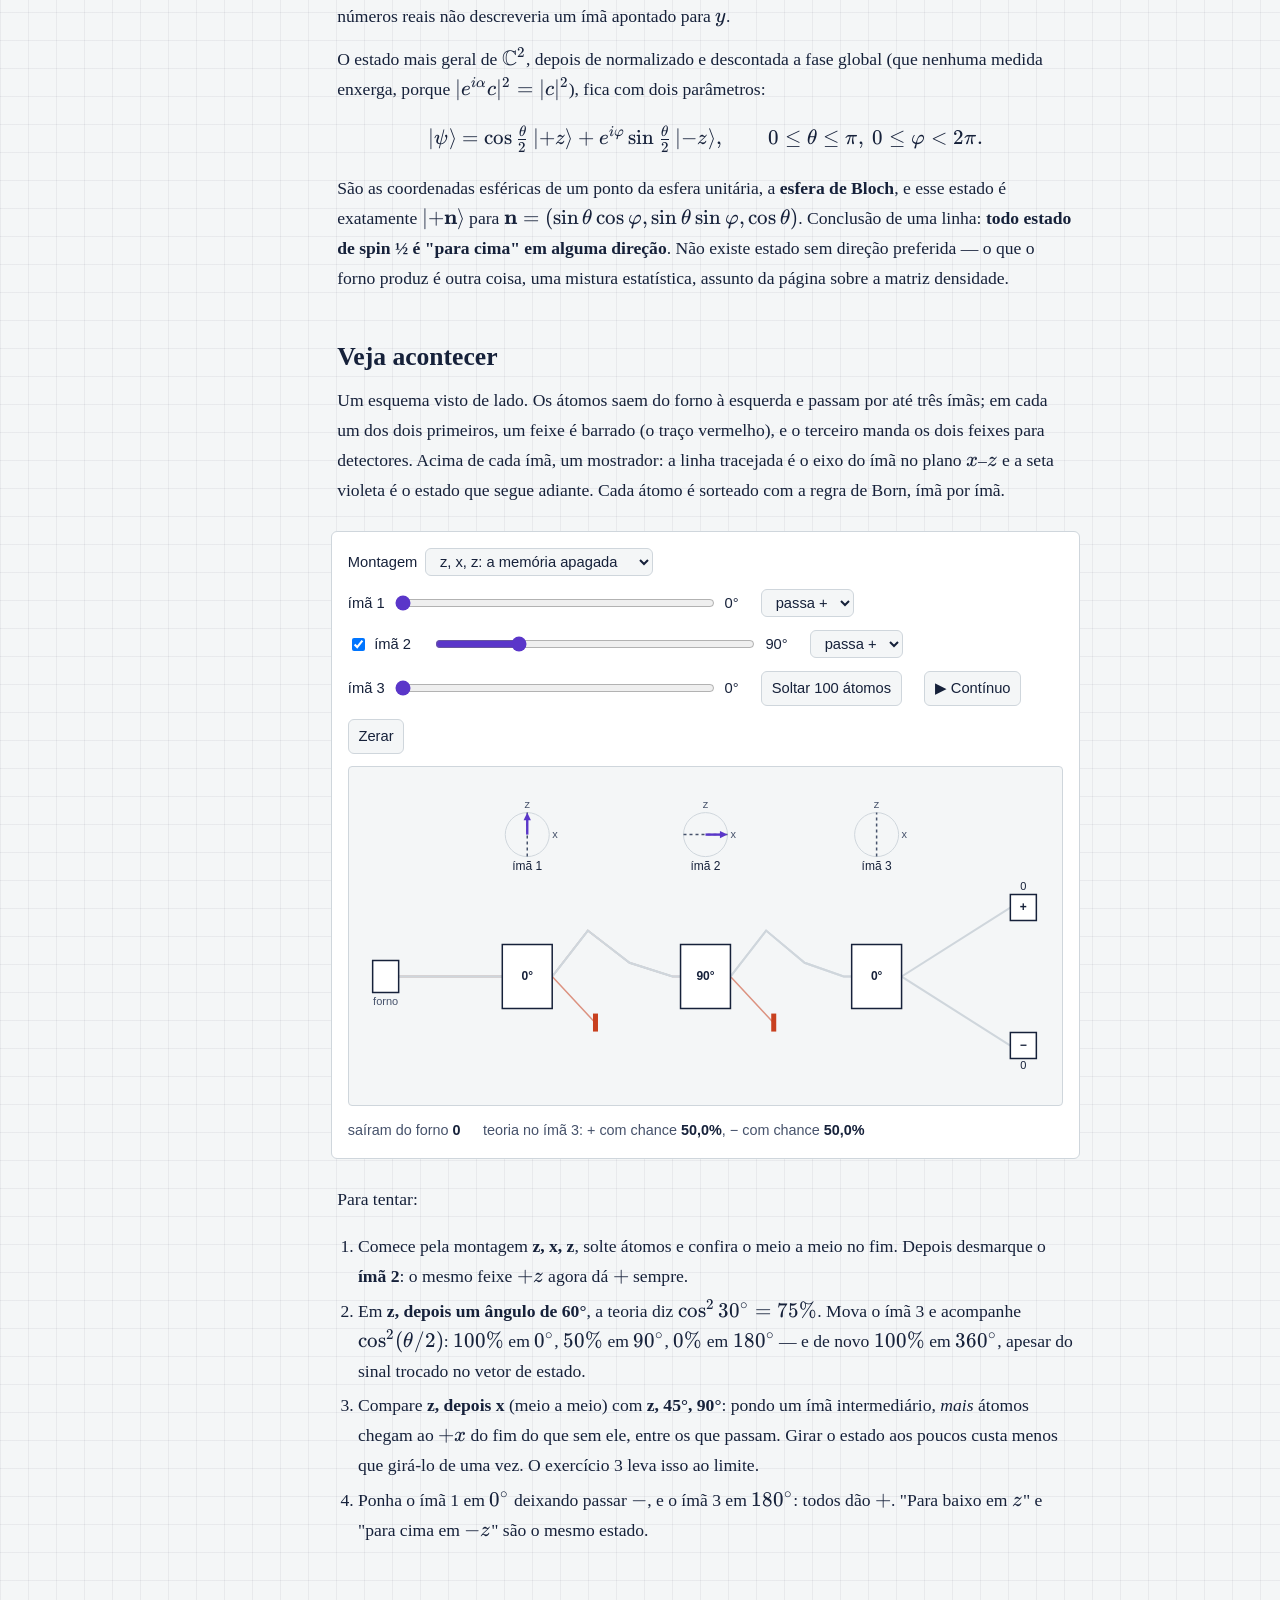
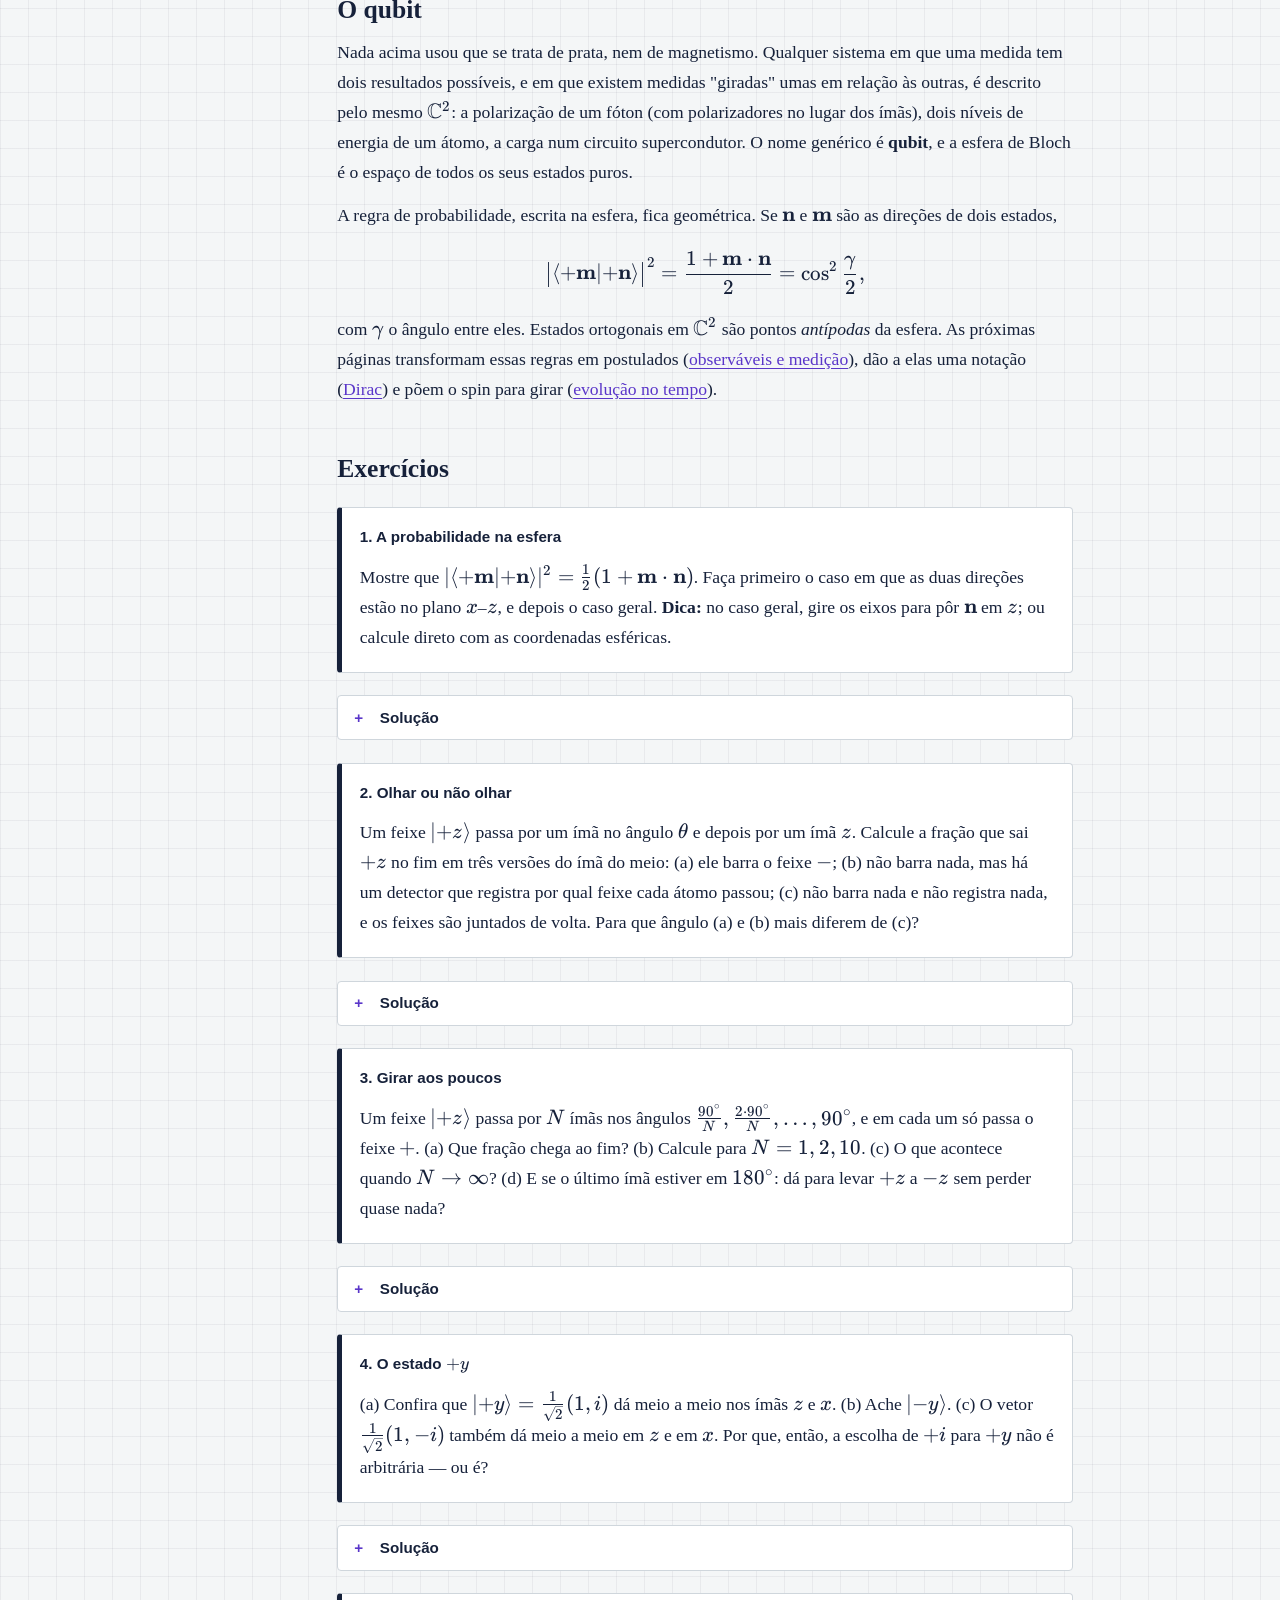
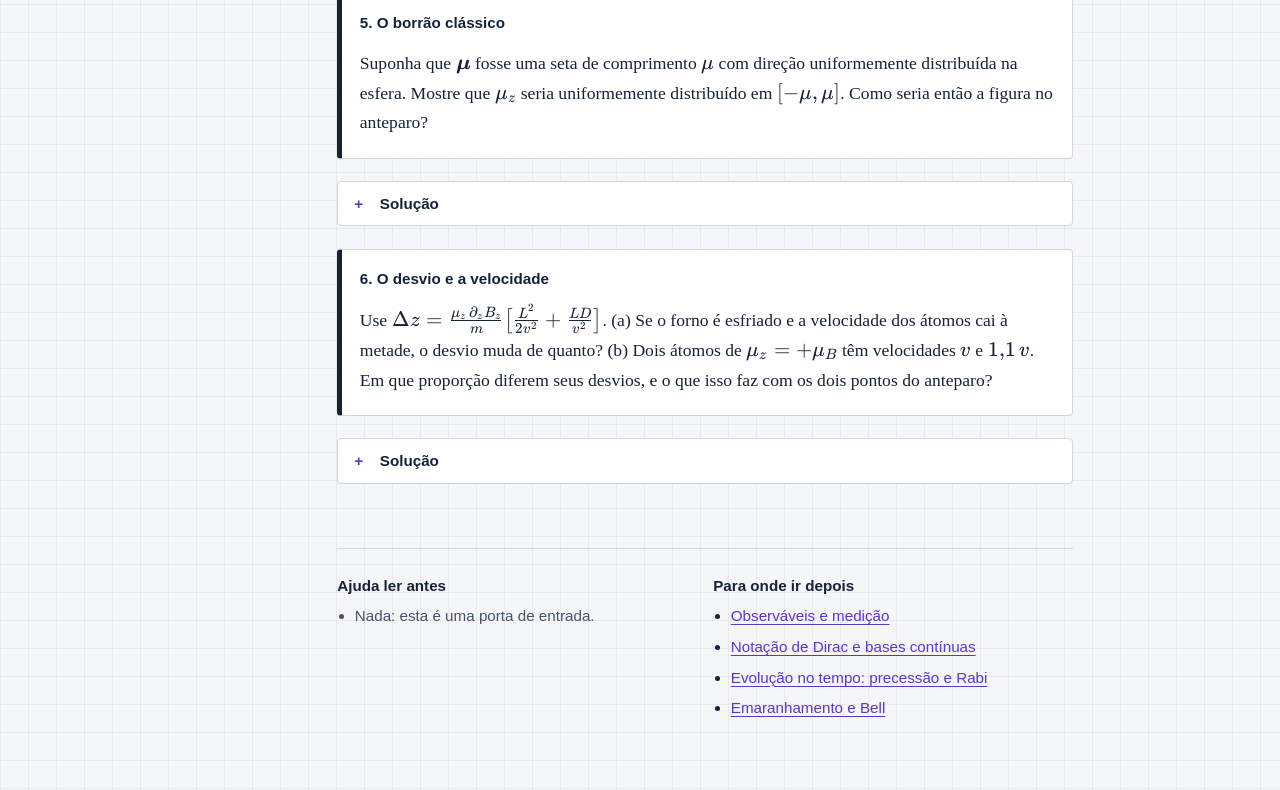
<file: paginas/stern-gerlach.html>
<!doctype html>
<html lang="pt-BR">
<head>
  <meta charset="utf-8">
  <meta name="viewport" content="width=device-width, initial-scale=1">
  <title>Stern–Gerlach e o qubit — Mecânica quântica</title>
  <link rel="stylesheet" href="../assets/style.css">
  <link rel="stylesheet" href="../vendor/katex/katex.min.css">
  <script src="../assets/site.js"></script>
  <script defer src="../vendor/katex/katex.min.js"></script>
  <script defer src="../vendor/katex/auto-render.min.js"></script>
</head>
<body>
  <header class="topbar">
    <a href="../index.html">← Mapa de conceitos</a>
    <span class="spacer"></span>
    <button id="tema" type="button">Tema escuro</button>
  </header>

  <div class="layout">
    <nav class="toc" id="toc" aria-label="Nesta página"></nav>
    <main>
      <header>
        <h1>Stern–Gerlach e o qubit</h1>
        <p class="lede">Um ímã separa um feixe de átomos em dois — nunca em três, nunca num borrão. Três ímãs em série bastam para derrubar a ideia de que o átomo <em>tem</em> um valor de spin em cada direção, e para mostrar que as probabilidades da mecânica quântica são quadrados de outra coisa.</p>
        <p class="meta">Porta de entrada: não usa nenhuma outra página. Leitura de uns 30 minutos, com a demo.</p>
        <ul class="livros">
          <li><b>Freericks</b>, cap. 1 e 2: o livro inteiro começa aqui, com ímãs em série e sem cálculo.</li>
          <li><b>Griffiths</b>, §4.4: o spin ½ aparece depois do hidrogênio, já com matrizes de Pauli.</li>
          <li><b>Shankar</b>, cap. 14. Fora dos três: Feynman, <em>Lectures</em> vol. III, cap. 5–6, e Sakurai, cap. 1.</li>
        </ul>
      </header>

      <h2 id="experimento" data-toc="O experimento">O experimento: dois pontos, e não um borrão</h2>
      <p>Em 1922, Otto Stern e Walther Gerlach aqueceram prata num forno, deixaram escapar um feixe fino de átomos e o fizeram passar entre os polos de um ímã com o campo <em>não uniforme</em>: muito mais forte perto de um polo que do outro. Cada átomo de prata se comporta como um pequeno ímã, com um momento magnético $\boldsymbol\mu$, e num campo assim ele sente uma força
      $$F_z=\mu_z\,\frac{\partial B_z}{\partial z}.$$
      O desvio vertical do átomo mede, portanto, a componente $\mu_z$ do seu momento magnético. Como a força faz isso é o assunto da <a href="#forca">próxima seção</a>.</p>

      <figure class="fig" style="overflow-x:auto">
        <svg viewBox="0 0 900 310" role="img" aria-labelledby="sg-fig1-t" style="width:100%;min-width:720px;height:auto;font-family:var(--sans);font-size:13px">
          <title id="sg-fig1-t">Esquema do experimento de Stern–Gerlach: o feixe sai do forno, passa por uma fenda e entre os polos de um ímã, e se divide em dois feixes que formam dois pontos no anteparo, em vez da faixa esperada pela física clássica.</title>
          <defs><marker id="sgseta" viewBox="0 0 10 10" refX="8" refY="5" markerWidth="7" markerHeight="7" orient="auto-start-reverse"><path d="M0,0 L10,5 L0,10 z" fill="var(--ink-soft)"/></marker></defs>
          <g fill="var(--ink-soft)" text-anchor="middle">
            <text x="42" y="215">forno (Ag)</text><text x="111" y="228">fenda</text>
            <text x="325" y="285">ímã</text><text x="690" y="295">anteparo</text>
            <text x="792" y="295">vista de frente</text>
          </g>
          <!-- forno e fenda -->
          <rect x="14" y="125" width="56" height="60" rx="4" fill="var(--box-bg)" stroke="var(--ink-soft)"/>
          <text x="42" y="160" text-anchor="middle" fill="var(--choque)" font-size="22">≈</text>
          <rect x="108" y="105" width="6" height="45" fill="var(--ink-soft)"/><rect x="108" y="160" width="6" height="45" fill="var(--ink-soft)"/>
          <!-- polos -->
          <polygon points="245,48 405,48 405,96 340,128 310,128 245,96" fill="var(--rule)" stroke="var(--ink-soft)"/>
          <polygon points="245,262 405,262 405,196 352,196 336,214 314,214 298,196 245,196" fill="var(--rule)" stroke="var(--ink-soft)"/>
          <text x="325" y="78" text-anchor="middle" fill="var(--choque)" font-weight="700">N</text>
          <text x="325" y="246" text-anchor="middle" fill="var(--aux)" font-weight="700">S</text>
          <!-- linhas de campo: apertadas junto à ponta de cima -->
          <g fill="none" stroke="var(--carac)" stroke-width="1.2" opacity=".75">
            <path d="M325 130 L325 212"/><path d="M316 130 Q304 170 300 198"/><path d="M334 130 Q346 170 350 198"/>
            <path d="M308 122 Q284 160 278 197"/><path d="M342 122 Q366 160 372 197"/>
          </g>
          <text x="418" y="92" fill="var(--carac)">campo mais intenso</text>
          <text x="418" y="211" fill="var(--carac)">campo mais fraco</text>
          <!-- trajetórias -->
          <path d="M114 155 L245 155" stroke="var(--ink)" stroke-width="2" fill="none"/>
          <g fill="none" stroke-width="2.2">
            <path d="M245 155 Q325 155 405 139 L690 82" stroke="var(--carac)"/>
            <path d="M245 155 Q325 155 405 171 L690 228" stroke="var(--aux)"/>
          </g>
          <g text-anchor="start">
            <text x="545" y="140" fill="var(--carac)">μ<tspan dy="3" font-size="10">z</tspan> &gt; 0: sobe</text>
            <text x="545" y="180" fill="var(--aux)">μ<tspan dy="3" font-size="10">z</tspan> &lt; 0: desce</text>
          </g>
          <!-- anteparo e vistas -->
          <line x1="690" y1="40" x2="690" y2="270" stroke="var(--ink-soft)" stroke-width="3"/>
          <g stroke="var(--rule)" stroke-dasharray="2 4"><line x1="690" y1="82" x2="880" y2="82"/><line x1="690" y1="228" x2="880" y2="228"/></g>
          <rect x="724" y="82" width="26" height="146" fill="var(--choque)" opacity=".28"/>
          <text x="737" y="250" text-anchor="middle" fill="var(--choque)">esperado:</text><text x="737" y="265" text-anchor="middle" fill="var(--choque)">faixa</text>
          <circle cx="810" cy="82" r="8" fill="var(--carac)"/><circle cx="810" cy="228" r="8" fill="var(--aux)"/>
          <text x="810" y="250" text-anchor="middle" fill="var(--ink)" font-weight="700">observado:</text><text x="810" y="265" text-anchor="middle" fill="var(--ink)" font-weight="700">dois pontos</text>
          <!-- eixo z -->
          <path d="M20 280 L20 235" stroke="var(--ink-soft)" stroke-width="1.4" marker-end="url(#sgseta)"/>
          <text x="30" y="243" fill="var(--ink-soft)" font-style="italic">z</text>
        </svg>
        <figcaption>Vista de lado. Os átomos saem do forno com $\boldsymbol\mu$ em direções ao acaso, e a fenda estreita o feixe. No ímã, o polo de cima termina em lâmina e o de baixo tem um sulco, de modo que o campo é bem mais intenso perto da lâmina. Os desvios estão exagerados (na experiência real são décimos de milímetro). À direita, o que aparece no anteparo visto de frente: a conta clássica daria uma faixa; o experimento dá dois pontos.</figcaption>
      </figure>

      <p>Os átomos saem do forno com orientações ao acaso. Se $\boldsymbol\mu$ fosse uma seta comum de comprimento $\mu$, a componente $\mu_z=\mu\cos\Theta$ poderia valer qualquer coisa entre $-\mu$ e $\mu$, e o anteparo mostraria uma faixa contínua (o exercício 5 calcula que ela seria até uniforme). O que apareceu foram <b>dois pontos</b>: $\mu_z=+\mu$ ou $\mu_z=-\mu$, nada no meio.</p>

      <aside class="box">
        <p class="tag">O que é estranho de verdade</p>
        <p>Dois valores, sozinho, não é absurdo: talvez os ímãs atômicos só apontem para cima ou para baixo. O absurdo vem quando se gira o ímã. Com o aparelho deitado, medindo $\mu_x$, de novo dois pontos: $\pm\mu$. Com qualquer outra direção $\mathbf n$, de novo $\mu_{\mathbf n}=\pm\mu$. Nenhuma seta tem projeção $\pm\mu$ em <em>todas</em> as direções — se $\mu_z=\mu_x=\mu$, a projeção na diagonal entre $z$ e $x$ seria $\sqrt2\,\mu$. Então $\boldsymbol\mu$ não é uma seta com três componentes esperando para ser lidas.</p>
      </aside>

      <h2 id="forca" data-toc="Como a força desvia">Como a força desvia os átomos</h2>
      <p>A fórmula $F_z=\mu_z\,\partial B_z/\partial z$ tem duas metades, e cada uma responde a uma pergunta.</p>

      <p><b>Por que o campo precisa ser não uniforme?</b> Pense num átomo como um ímã minúsculo, com um polo norte e um sul, e com $\boldsymbol\mu$ apontando do sul para o norte. Num campo <em>uniforme</em>, o campo puxa o polo norte para um lado e o sul, com a mesma força, para o outro (figura abaixo, à esquerda): a força total é nula, e o que sobra é um torque, que faz $\boldsymbol\mu$ girar em torno do campo (a precessão, que reaparece na <a href="evolucao-spin.html">página de evolução</a>). O centro do átomo não se mexe.</p>

      <figure class="fig" style="overflow-x:auto">
        <svg viewBox="0 0 660 270" role="img" aria-labelledby="sg-fig2-t" style="width:100%;min-width:560px;height:auto;font-family:var(--sans);font-size:13px">
          <title id="sg-fig2-t">Um pequeno ímã de dois polos em um campo uniforme, onde as duas forças se cancelam, e em um campo cujo módulo cresce para cima, onde a força no polo de cima vence a de baixo.</title>
          <defs>
            <marker id="sgs2" viewBox="0 0 10 10" refX="8" refY="5" markerWidth="7" markerHeight="7" orient="auto"><path d="M0,0 L10,5 L0,10 z" fill="context-stroke"/></marker>
          </defs>
          <g fill="none" stroke-width="2.4">
            <!-- painel esquerdo: campo uniforme -->
            <g stroke="var(--carac)" opacity=".8" stroke-width="1.8">
              <path d="M40 220 L40 180" marker-end="url(#sgs2)"/><path d="M40 150 L40 110" marker-end="url(#sgs2)"/><path d="M40 80 L40 40" marker-end="url(#sgs2)"/>
              <path d="M370 220 L370 190" marker-end="url(#sgs2)"/><path d="M370 150 L370 105" marker-end="url(#sgs2)"/><path d="M370 80 L370 25" marker-end="url(#sgs2)"/>
            </g>
          </g>
          <!-- ímãzinho 1 -->
          <rect x="145" y="100" width="22" height="42" fill="var(--choque)" opacity=".85"/><rect x="145" y="142" width="22" height="42" fill="var(--aux)" opacity=".85"/>
          <text x="156" y="127" text-anchor="middle" fill="#fff" font-weight="700">N</text><text x="156" y="170" text-anchor="middle" fill="#fff" font-weight="700">S</text>
          <path d="M156 100 L156 62" stroke="var(--choque)" stroke-width="3" fill="none" marker-end="url(#sgs2)"/>
          <path d="M156 184 L156 222" stroke="var(--aux)" stroke-width="3" fill="none" marker-end="url(#sgs2)"/>
          <path d="M196 184 L196 100" stroke="var(--ink)" stroke-width="2" fill="none" marker-end="url(#sgs2)"/>
          <!-- ímãzinho 2 -->
          <rect x="475" y="100" width="22" height="42" fill="var(--choque)" opacity=".85"/><rect x="475" y="142" width="22" height="42" fill="var(--aux)" opacity=".85"/>
          <text x="486" y="127" text-anchor="middle" fill="#fff" font-weight="700">N</text><text x="486" y="170" text-anchor="middle" fill="#fff" font-weight="700">S</text>
          <path d="M486 100 L486 38" stroke="var(--choque)" stroke-width="3" fill="none" marker-end="url(#sgs2)"/>
          <path d="M486 184 L486 206" stroke="var(--aux)" stroke-width="3" fill="none" marker-end="url(#sgs2)"/>
          <path d="M526 184 L526 100" stroke="var(--ink)" stroke-width="2" fill="none" marker-end="url(#sgs2)"/>
          <g fill="var(--ink-soft)">
            <text x="30" y="258" >campo uniforme</text><text x="360" y="258">campo que cresce para cima</text>
            <text x="172" y="56">força no N</text><text x="172" y="228">força no S</text>
            <text x="502" y="34">força no N</text><text x="502" y="216">força no S</text>
          </g>
          <g fill="var(--ink)"><text x="205" y="148">μ</text><text x="535" y="148">μ</text></g>
          <text x="60" y="100" fill="var(--carac)">B</text><text x="390" y="100" fill="var(--carac)">B</text>
        </svg>
        <figcaption>Um ímã minúsculo (setas pretas: o momento $\boldsymbol\mu$, do S para o N) num campo $\mathbf B$ (setas roxas; quanto maior a seta, mais intenso o campo). À esquerda, as duas forças são iguais e opostas: o ímã pode girar, mas não se desloca. À direita, o polo de cima está num campo mais intenso e é puxado com mais força: sobra uma força líquida para cima.</figcaption>
      </figure>

      <p>Num campo cuja intensidade <em>cresce para cima</em>, os dois polos sentem forças diferentes. Se os polos têm "cargas" $\pm q$ separadas por uma distância $d$ ao longo de $z$ (o que dá $\mu_z=qd$ quando o norte está em cima), a força líquida é
      $$F_z=q\,B_z(z+d)-q\,B_z(z)\approx qd\,\frac{\partial B_z}{\partial z}=\mu_z\,\frac{\partial B_z}{\partial z}.$$
      Esta é a fórmula. O fator $\mu_z$ diz <em>quanto</em> do átomo é "norte em cima": se $\mu_z>0$ o norte está em cima, o átomo é puxado para onde o campo é mais forte; se $\mu_z<0$ é empurrado para o lado oposto; se $\mu_z=0$ não sente força. O fator $\partial B_z/\partial z$ diz <em>com que força o campo muda</em> de um ponto a outro, e é por isso que o ímã de Stern e Gerlach tem a ponta em lâmina. (A imagem dos polos é só uma muleta: o mesmo resultado sai da energia $U=-\boldsymbol\mu\cdot\mathbf B$ e de $F_z=-\partial U/\partial z$.)</p>

      <p><b>Da força à trajetória.</b> Daqui em diante é a mecânica de Newton, a mesma de uma bola lançada. O átomo atravessa o ímã na direção $x$ com velocidade $v$, que a força vertical quase não altera. Se o ímã tem comprimento $L$:</p>
      <ol>
        <li><b>dentro do ímã:</b> a aceleração vertical é constante, $a=F_z/m$, durante o tempo $t=L/v$. O átomo sai com velocidade vertical $v_z=at$ e já subiu $\tfrac12at^2$;</li>
        <li><b>depois do ímã:</b> não há mais força, o átomo segue em linha reta e, num percurso $D$ até o anteparo, sobe mais $v_z\,D/v$.</li>
      </ol>
      <p>O desvio total é
      $$\Delta z=\frac{\mu_z\,\partial_zB_z}{m}\left[\frac{L^2}{2v^2}+\frac{LD}{v^2}\right].$$
      Ele é proporcional a $\mu_z$, que é o que se queria: <b>medir a posição do ponto no anteparo é medir $\mu_z$</b>. Átomos com $\mu_z$ de sinais opostos sobem e descem a mesma distância.</p>

      <aside class="box">
        <p class="tag">Por que o átomo não se alinha com o campo?</p>
        <p>É a primeira ideia de quase todo mundo: o campo gira o ímã atômico até apontar para ele, e no fim todos os átomos estariam alinhados. Não é o que acontece, por dois motivos.</p>
        <figure class="fig" style="overflow-x:auto;margin:1rem 0">
          <svg viewBox="0 0 560 290" role="img" aria-labelledby="sg-fig3-t" style="width:100%;min-width:460px;height:auto;font-family:var(--sans);font-size:13px">
            <title id="sg-fig3-t">O momento magnético μ descreve um cone em torno do campo B, que aponta para cima. A componente ao longo de B é constante; a componente perpendicular gira.</title>
            <defs><marker id="sg3a" viewBox="0 0 10 10" refX="8" refY="5" markerWidth="7" markerHeight="7" orient="auto"><path d="M0,0 L10,5 L0,10 z" fill="context-stroke"/></marker></defs>
            <!-- cone: elipse da ponta de mu -->
            <ellipse cx="280" cy="120" rx="66" ry="17" fill="var(--carac)" opacity=".10" stroke="var(--carac)" stroke-width="1.3" stroke-dasharray="5 4"/>
            <!-- B -->
            <path d="M280 250 L280 28" stroke="var(--ink)" stroke-width="2.6" fill="none" marker-end="url(#sg3a)"/>
            <text x="292" y="32" fill="var(--ink)" font-weight="700">B</text>
            <!-- mu preso na origem, ponta na elipse -->
            <path d="M280 250 L346 120" stroke="var(--choque)" stroke-width="3" fill="none" marker-end="url(#sg3a)"/>
            <text x="356" y="128" fill="var(--choque)" font-weight="700">μ</text>
            <!-- componente paralela e perpendicular -->
            <line x1="346" y1="120" x2="346" y2="250" stroke="var(--ink-soft)" stroke-width="1.2" stroke-dasharray="3 4"/>
            <line x1="280" y1="120" x2="346" y2="120" stroke="var(--ink-soft)" stroke-width="1.2" stroke-dasharray="3 4"/>
            <path d="M280 120 L346 120" stroke="var(--aux)" stroke-width="2.4" fill="none" marker-end="url(#sg3a)"/>
            <text x="290" y="96" fill="var(--aux)">μ⊥ gira</text>
            <path d="M375 250 L375 120" stroke="var(--carac)" stroke-width="2.4" fill="none" marker-start="url(#sg3a)" marker-end="url(#sg3a)"/>
            <text x="385" y="190" fill="var(--carac)">μ<tspan dy="3" font-size="10">z</tspan> não muda</text>
            <!-- seta de precessão -->
            <path d="M208 124 Q222 142 252 136" stroke="var(--choque)" stroke-width="2" fill="none" marker-end="url(#sg3a)"/>
            <text x="150" y="160" fill="var(--choque)">precessão</text>
            <text x="150" y="176" fill="var(--choque)">em torno de B</text>
            <text x="20" y="274" fill="var(--ink-soft)">O torque μ × B é perpendicular a μ: muda a direção, não o ângulo com B.</text>
          </svg>
          <figcaption>O momento magnético $\boldsymbol\mu$ descreve um cone em torno do campo $\mathbf B$. A componente $\mu_z$ fica constante; a parte perpendicular roda.</figcaption>
        </figure>
        <p><b>O campo não alinha, faz girar.</b> O átomo tem momento angular, e o torque $\boldsymbol\mu\times\mathbf B$ é sempre perpendicular a $\boldsymbol\mu$: ele muda a direção de $\boldsymbol\mu$ sem mudar o ângulo com $\mathbf B$, como um pião que roda em torno da vertical em vez de cair. Para $\boldsymbol\mu$ ir se deitando sobre $\mathbf B$ o átomo teria de perder energia (colisões, emissão de luz), e no feixe em vácuo, nos poucos décimos de milésimo de segundo dentro do ímã, nada disso acontece. A precessão é de dezenas de bilhões de voltas por segundo num campo de 1&nbsp;T, então a parte perpendicular tem média nula. Só $\mu_z$ fica, e é ela que entra na força.</p>
        <p><b>E, se alinhasse, o resultado seria outro.</b> Todos os átomos acabariam na mesma orientação e seriam desviados para o mesmo lado, num ponto só. O experimento mostra <em>dois</em> pontos, metade dos átomos em cada um, mesmo com os átomos saindo do forno em orientações ao acaso. Um átomo que sai como $\mu_z=-\mu$ não vira $+\mu$ no caminho. O ímã não reorienta o átomo: ele separa os átomos por um valor que o átomo já tinha ao entrar, e o que se descobriu é que esse valor só assume dois resultados.</p>
      </aside>

      <details>
        <summary>Os números: quão pequeno é o desvio?</summary>
        <div class="body">
          <p>Para a prata, o momento magnético do átomo é o de um único elétron desemparelhado, $\mu_z=\pm\mu_B=\pm9{,}27\times10^{-24}\,\mathrm{J/T}$, e a massa é $m\approx1{,}8\times10^{-25}\,\mathrm{kg}$. Com valores da ordem dos de 1922: gradiente $\partial_zB_z\approx10\ \mathrm{T/cm}=10^3\ \mathrm{T/m}$, $L=3{,}5\ \mathrm{cm}$, $D\approx10\ \mathrm{cm}$ e $v\approx550\ \mathrm{m/s}$ (átomos saindo de um forno a mais de mil graus):</p>
          <ul>
            <li>aceleração $a=\mu_B\,\partial_zB_z/m\approx5\times10^4\ \mathrm{m/s^2}$, uns 5 000 $g$;</li>
            <li>tempo no ímã $t=L/v\approx6\times10^{-5}\ \mathrm{s}$, e velocidade vertical de saída $v_z\approx3\ \mathrm{m/s}$, pouco diante dos 550 m/s do avanço;</li>
            <li>desvio no ímã $\approx0{,}1\ \mathrm{mm}$ e, com o voo até o anteparo, $\Delta z\approx0{,}7\ \mathrm{mm}$ para cada lado.</li>
          </ul>
          <p>É pouco, mas visível, e o que importa é a escala: fração de milímetro. (Os átomos têm velocidades diferentes, então cada ponto sai um pouco alargado, e o centro dos pontos reais dependia desses detalhes do aparelho. A conta acima mostra a ordem de grandeza, não o número exato de 1922.)</p>
          <p>Uma sutileza: o campo de um ímã real não tem só a componente $B_z$ que varia em $z$; como $\nabla\cdot\mathbf B=0$, aparece também uma variação transversal. O átomo, porém, precessa muito depressa em torno do campo, e as forças transversais têm média nula ao longo da precessão. Fica só o efeito em $z$.</p>
        </div>
      </details>

      <h2 id="serie" data-toc="Ímãs em série">Ímãs em série</h2>
      <p>Chame de <b>ímã $z$</b> o aparelho que separa os átomos pelo valor de $\mu_z$, e imagine que se pode bloquear um dos dois feixes de saída. Três montagens contam a história toda.</p>
      <ol>
        <li><b>$z$, depois $z$.</b> Fique só com o feixe $+$ do primeiro ímã e mande-o para um segundo ímã $z$. <em>Todos</em> os átomos saem $+$. A medida é repetível: quem acabou de dar $+$ em $z$ dá $+$ de novo.</li>
        <li><b>$z$, depois $x$.</b> Mande o feixe $+z$ para um ímã $x$. Metade sai $+x$, metade $-x$. Saber $\mu_z$ não diz nada sobre $\mu_x$.</li>
        <li><b>$z$, $x$, $z$.</b> Fique com $+z$, depois só com $+x$, e meça $z$ de novo. Seria natural esperar $100\%$ de $+z$: esses átomos foram selecionados como $+z$ lá no começo. Sai <b>metade e metade</b>. Medir $x$ <em>apagou</em> a informação sobre $z$.</li>
      </ol>
      <p>A terceira montagem mata a imagem de um átomo que carrega duas etiquetas, uma para $z$ e outra para $x$, e de um ímã que só lê a etiqueta certa. O ímã não lê: ele <b>prepara</b>. O átomo que sai pelo feixe $+x$ está num estado novo, e é desse estado novo que dependem as medidas seguintes.</p>

      <h2 id="amplitudes" data-toc="Amplitudes">Amplitudes: a probabilidade é um quadrado</h2>
      <p>O modelo que dá conta de tudo isso é pequeno. O estado do spin é um <b>vetor unitário de $\mathbb C^2$</b>. Os dois resultados possíveis do ímã $z$ correspondem a dois vetores ortonormais,
      $$|{+z}\rangle=\begin{pmatrix}1\\0\end{pmatrix},\qquad|{-z}\rangle=\begin{pmatrix}0\\1\end{pmatrix},$$
      e a regra para um ímã qualquer é esta: se o estado é $|\psi\rangle$ e o ímã separa nos estados $|{+}\mathbf n\rangle$ e $|{-}\mathbf n\rangle$, então
      $$P(+\mathbf n)=\big|\langle{+}\mathbf n|\psi\rangle\big|^2,\qquad P(-\mathbf n)=\big|\langle{-}\mathbf n|\psi\rangle\big|^2,$$
      e o átomo que saiu pelo feixe $+\mathbf n$ <em>está</em>, daí em diante, no estado $|{+}\mathbf n\rangle$. O número $\langle{+}\mathbf n|\psi\rangle$ é a <b>amplitude</b>; a probabilidade é o seu módulo ao quadrado. Como $\{|{+}\mathbf n\rangle,|{-}\mathbf n\rangle\}$ é uma base ortonormal e $|\psi\rangle$ é unitário, as duas probabilidades somam $1$ — é Pitágoras.</p>
      <p>Para um ímã girado de um ângulo $\theta$ no plano $x$–$z$ (com $\theta=0$ em $z$ e $\theta=90^\circ$ em $x$),
      $$|{+}\mathbf n\rangle=\begin{pmatrix}\cos\frac\theta2\\[2pt]\sin\frac\theta2\end{pmatrix},\qquad|{-}\mathbf n\rangle=\begin{pmatrix}-\sin\frac\theta2\\[2pt]\cos\frac\theta2\end{pmatrix}.$$
      Confira as três montagens: $|\langle{+z}|{+z}\rangle|^2=1$; $|\langle{\pm x}|{+z}\rangle|^2=\cos^2 45^\circ=\tfrac12$; e o átomo que saiu $+x$ está em $|{+x}\rangle=\tfrac1{\sqrt2}(1,1)$, que dá $\tfrac12$ para cada lado em $z$, não importa de onde ele veio.</p>

      <aside class="box">
        <p class="tag">Por que a metade do ângulo</p>
        <p>$|{+z}\rangle$ e $|{-z}\rangle$ apontam para lados opostos no espaço — $180^\circ$ — mas são <em>ortogonais</em> em $\mathbb C^2$ — $90^\circ$. A fórmula com $\theta/2$ é o que faz essas duas coisas conviverem: girar o ímã de $\theta$ gira o vetor de estado de $\theta/2$. Um efeito colateral curioso: girar o ímã de $360^\circ$ troca $|{+}\mathbf n\rangle$ por $-|{+}\mathbf n\rangle$. Como só $|\text{amplitude}|^2$ se mede, o sinal não aparece numa medida isolada — mas aparece em interferência, e já foi medido com nêutrons.</p>
      </aside>

      <p>Agora o ponto que separa a mecânica quântica de uma teoria de probabilidades comum. Mande $|{+z}\rangle$ para um ímã $x$, mas <b>não bloqueie nada</b> e não detecte por qual feixe o átomo passou: junte os dois feixes de volta e meça $z$. Qual a chance de sair $-z$? Somando probabilidades de caminhos daria $\tfrac12\cdot\tfrac12+\tfrac12\cdot\tfrac12=\tfrac12$. O que se soma são as <b>amplitudes</b>:
      $$\langle{-z}|{+x}\rangle\langle{+x}|{+z}\rangle+\langle{-z}|{-x}\rangle\langle{-x}|{+z}\rangle=\tfrac1{\sqrt2}\cdot\tfrac1{\sqrt2}+\big(\tfrac1{\sqrt2}\big)\big(-\tfrac1{\sqrt2}\big)=0.$$
      Os dois caminhos se cancelam, e nenhum átomo sai $-z$: com os feixes juntados sem olhar, o ímã $x$ é como se não existisse. A soma da esquerda é $\langle{-z}|\big(|{+x}\rangle\langle{+x}|+|{-x}\rangle\langle{-x}|\big)|{+z}\rangle$, e o parêntese é a identidade. É a primeira aparição de uma ferramenta que vai voltar o tempo todo.</p>

      <details>
        <summary>Probabilidades não se somam; amplitudes, sim — a regra geral</summary>
        <div class="body">
          <p>Se um processo pode ir de $|\psi\rangle$ a $|\chi\rangle$ por caminhos que <em>não são distinguidos</em> por nada no aparelho, a amplitude total é a soma das amplitudes dos caminhos e a probabilidade é $|\text{soma}|^2$. Se os caminhos <em>são</em> distinguidos — basta que exista, em princípio, um registro de por onde o átomo passou —, somam-se as probabilidades. A diferença entre as duas contas são os termos cruzados $2\,\mathrm{Re}(\bar a_1a_2)$: é isso que se chama interferência.</p>
          <p>No experimento acima: se houver um detector em um dos feixes $x$, mesmo que ele não bloqueie o átomo, a chance de $-z$ volta a ser $\tfrac12$. O que destrói a interferência não é o empurrão do detector, é a informação.</p>
        </div>
      </details>

      <h2 id="complexos" data-toc="A direção y">A direção $y$ obriga os números complexos</h2>
      <p>Até aqui só apareceram números reais. Tente agora a terceira direção, $y$. O estado $|{+y}\rangle=(a,b)$ precisa dar meio a meio num ímã $z$ e meio a meio num ímã $x$:
      $$|a|^2=|b|^2=\tfrac12,\qquad \big|\tfrac{a+b}{\sqrt2}\big|^2=\tfrac12.$$
      Com $a,b$ reais, as duas primeiras dão $(a,b)=\tfrac1{\sqrt2}(1,\pm1)$ — que são $|{\pm x}\rangle$ e falham a terceira. Não há solução real. Com números complexos há:
      $$|{\pm y}\rangle=\tfrac1{\sqrt2}\begin{pmatrix}1\\\pm i\end{pmatrix}.$$
      Três direções, cada uma <em>imparcial</em> em relação às outras duas, é o que força $\mathbb C$. A mecânica quântica com números reais não descreveria um ímã apontado para $y$.</p>
      <p>O estado mais geral de $\mathbb C^2$, depois de normalizado e descontada a fase global (que nenhuma medida enxerga, porque $|e^{i\alpha}c|^2=|c|^2$), fica com dois parâmetros:
      $$|\psi\rangle=\cos\tfrac\theta2\,|{+z}\rangle+e^{i\varphi}\sin\tfrac\theta2\,|{-z}\rangle,\qquad 0\le\theta\le\pi,\ 0\le\varphi&lt;2\pi.$$
      São as coordenadas esféricas de um ponto da esfera unitária, a <b>esfera de Bloch</b>, e esse estado é exatamente $|{+}\mathbf n\rangle$ para $\mathbf n=(\sin\theta\cos\varphi,\sin\theta\sin\varphi,\cos\theta)$. Conclusão de uma linha: <b>todo estado de spin ½ é "para cima" em alguma direção</b>. Não existe estado sem direção preferida — o que o forno produz é outra coisa, uma mistura estatística, assunto da página sobre a matriz densidade.</p>

      <h2 id="demo" data-toc="Veja acontecer">Veja acontecer</h2>
      <p>Um esquema visto de lado. Os átomos saem do forno à esquerda e passam por até três ímãs; em cada um dos dois primeiros, um feixe é barrado (o traço vermelho), e o terceiro manda os dois feixes para detectores. Acima de cada ímã, um mostrador: a linha tracejada é o eixo do ímã no plano $x$–$z$ e a seta violeta é o estado que segue adiante. Cada átomo é sorteado com a regra de Born, ímã por ímã.</p>

      <div class="demo" id="demo-sg">
        <div class="controls">
          <label>Montagem
            <select id="sg-preset" aria-label="Montagem pronta"></select>
          </label>
        </div>
        <div class="controls">
          <label>ímã 1 <input type="range" id="sg-t1" min="0" max="360" step="5" value="0" aria-label="Ângulo do ímã 1"><output id="sg-t1v">0°</output></label>
          <label><select id="sg-s1" aria-label="Feixe que passa no ímã 1"><option value="1">passa +</option><option value="-1">passa −</option></select></label>
        </div>
        <div class="controls">
          <label class="check"><input type="checkbox" id="sg-usa2" checked> ímã 2</label>
          <label><input type="range" id="sg-t2" min="0" max="360" step="5" value="90" aria-label="Ângulo do ímã 2"><output id="sg-t2v">90°</output></label>
          <label><select id="sg-s2" aria-label="Feixe que passa no ímã 2"><option value="1">passa +</option><option value="-1">passa −</option></select></label>
        </div>
        <div class="controls">
          <label>ímã 3 <input type="range" id="sg-t3" min="0" max="360" step="5" value="0" aria-label="Ângulo do ímã 3"><output id="sg-t3v">0°</output></label>
          <button id="sg-cem" type="button">Soltar 100 átomos</button>
          <button id="sg-play" type="button">▶ Contínuo</button>
          <button id="sg-zera" type="button">Zerar</button>
        </div>
        <div class="panels">
          <canvas id="sg-canvas" class="alto" role="img" aria-label="Esquema do forno, dos três ímãs e dos detectores, com os átomos em voo"></canvas>
        </div>
        <div class="readout" id="sg-readout" aria-live="polite"></div>
      </div>

      <p>Para tentar:</p>
      <ol>
        <li>Comece pela montagem <b>z, x, z</b>, solte átomos e confira o meio a meio no fim. Depois desmarque o <b>ímã 2</b>: o mesmo feixe $+z$ agora dá $+$ sempre.</li>
        <li>Em <b>z, depois um ângulo de 60°</b>, a teoria diz $\cos^2 30^\circ=75\%$. Mova o ímã 3 e acompanhe $\cos^2(\theta/2)$: $100\%$ em $0^\circ$, $50\%$ em $90^\circ$, $0\%$ em $180^\circ$ — e de novo $100\%$ em $360^\circ$, apesar do sinal trocado no vetor de estado.</li>
        <li>Compare <b>z, depois x</b> (meio a meio) com <b>z, 45°, 90°</b>: pondo um ímã intermediário, <em>mais</em> átomos chegam ao $+x$ do fim do que sem ele, entre os que passam. Girar o estado aos poucos custa menos que girá-lo de uma vez. O exercício 3 leva isso ao limite.</li>
        <li>Ponha o ímã 1 em $0^\circ$ deixando passar $-$, e o ímã 3 em $180^\circ$: todos dão $+$. "Para baixo em $z$" e "para cima em $-z$" são o mesmo estado.</li>
      </ol>

      <h2 id="qubit" data-toc="O qubit">O qubit</h2>
      <p>Nada acima usou que se trata de prata, nem de magnetismo. Qualquer sistema em que uma medida tem dois resultados possíveis, e em que existem medidas "giradas" umas em relação às outras, é descrito pelo mesmo $\mathbb C^2$: a polarização de um fóton (com polarizadores no lugar dos ímãs), dois níveis de energia de um átomo, a carga num circuito supercondutor. O nome genérico é <b>qubit</b>, e a esfera de Bloch é o espaço de todos os seus estados puros.</p>
      <p>A regra de probabilidade, escrita na esfera, fica geométrica. Se $\mathbf n$ e $\mathbf m$ são as direções de dois estados,
      $$\big|\langle{+}\mathbf m|{+}\mathbf n\rangle\big|^2=\frac{1+\mathbf m\cdot\mathbf n}{2}=\cos^2\frac\gamma2,$$
      com $\gamma$ o ângulo entre eles. Estados ortogonais em $\mathbb C^2$ são pontos <em>antípodas</em> da esfera. As próximas páginas transformam essas regras em postulados (<a href="observaveis.html">observáveis e medição</a>), dão a elas uma notação (<a href="dirac.html">Dirac</a>) e põem o spin para girar (<a href="evolucao-spin.html">evolução no tempo</a>).</p>

      <h2 id="exercicios">Exercícios</h2>

      <aside class="box exercicio">
        <p class="tag">1. A probabilidade na esfera</p>
        <p>Mostre que $|\langle{+}\mathbf m|{+}\mathbf n\rangle|^2=\tfrac12(1+\mathbf m\cdot\mathbf n)$. Faça primeiro o caso em que as duas direções estão no plano $x$–$z$, e depois o caso geral. <b>Dica:</b> no caso geral, gire os eixos para pôr $\mathbf n$ em $z$; ou calcule direto com as coordenadas esféricas.</p>
      </aside>
      <details>
        <summary>Solução</summary>
        <div class="body">
          <p>No plano $x$–$z$, com ângulos $\alpha$ e $\beta$: $\langle{+}\mathbf m|{+}\mathbf n\rangle=\cos\frac\alpha2\cos\frac\beta2+\sin\frac\alpha2\sin\frac\beta2=\cos\frac{\alpha-\beta}2$, e $\cos^2\frac{\gamma}2=\frac{1+\cos\gamma}2$ com $\gamma=\alpha-\beta$, que é o ângulo entre as direções.</p>
          <p>No caso geral, com $|{+}\mathbf n\rangle=(c_1,s_1e^{i\varphi_1})$ e $|{+}\mathbf m\rangle=(c_2,s_2e^{i\varphi_2})$, onde $c_j=\cos\frac{\theta_j}2$ e $s_j=\sin\frac{\theta_j}2$:
          $$|\langle{+}\mathbf m|{+}\mathbf n\rangle|^2=|c_1c_2+s_1s_2e^{i(\varphi_1-\varphi_2)}|^2=c_1^2c_2^2+s_1^2s_2^2+2c_1c_2s_1s_2\cos(\varphi_1-\varphi_2).$$
          Usando $c^2=\frac{1+\cos\theta}2$, $s^2=\frac{1-\cos\theta}2$ e $2cs=\sin\theta$, a soma vira $\tfrac12\big(1+\cos\theta_1\cos\theta_2+\sin\theta_1\sin\theta_2\cos(\varphi_1-\varphi_2)\big)=\tfrac12(1+\mathbf m\cdot\mathbf n)$.</p>
        </div>
      </details>

      <aside class="box exercicio">
        <p class="tag">2. Olhar ou não olhar</p>
        <p>Um feixe $|{+z}\rangle$ passa por um ímã no ângulo $\theta$ e depois por um ímã $z$. Calcule a fração que sai $+z$ no fim em três versões do ímã do meio: (a) ele barra o feixe $-$; (b) não barra nada, mas há um detector que registra por qual feixe cada átomo passou; (c) não barra nada e não registra nada, e os feixes são juntados de volta. Para que ângulo (a) e (b) mais diferem de (c)?</p>
      </aside>
      <details>
        <summary>Solução</summary>
        <div class="body">
          <p>Com $c=\cos\frac\theta2$ e $s=\sin\frac\theta2$: (a) passa a fração $c^2$, e dessas sai $+z$ a fração $c^2$: total $c^4$. (b) Os dois caminhos são distinguíveis, então somam-se probabilidades: $c^2\cdot c^2+s^2\cdot s^2=c^4+s^4$. (c) Somam-se amplitudes: $c\cdot c+s\cdot s=1$, e a chance é $1$ — o ímã do meio, sem registro, não faz nada.</p>
          <p>Em $\theta=90^\circ$: (a) dá $\tfrac14$, (b) dá $\tfrac12$, (c) dá $1$. Os termos cruzados que (b) perde valem $2c^2s^2=\tfrac12\sin^2\theta$, máximos em $90^\circ$.</p>
        </div>
      </details>

      <aside class="box exercicio">
        <p class="tag">3. Girar aos poucos</p>
        <p>Um feixe $|{+z}\rangle$ passa por $N$ ímãs nos ângulos $\frac{90^\circ}{N},\frac{2\cdot90^\circ}{N},\dots,90^\circ$, e em cada um só passa o feixe $+$. (a) Que fração chega ao fim? (b) Calcule para $N=1,2,10$. (c) O que acontece quando $N\to\infty$? (d) E se o último ímã estiver em $180^\circ$: dá para levar $+z$ a $-z$ sem perder quase nada?</p>
      </aside>
      <details>
        <summary>Solução</summary>
        <div class="body">
          <p>(a) Cada passo gira o ímã de $\frac{90^\circ}N$ e deixa passar a fração $\cos^2\frac{45^\circ}{N}$, então chega $\big(\cos^2\frac{\pi}{4N}\big)^N$.</p>
          <p>(b) $N=1$: $0{,}5$. $N=2$: $\cos^4 22{,}5^\circ\approx0{,}729$ (a montagem "z, 45°, 90°" da demo). $N=10$: $\approx0{,}940$.</p>
          <p>(c) $\ln\big(\cos^{2N}\frac\pi{4N}\big)\approx 2N\cdot\big(-\tfrac12\tfrac{\pi^2}{16N^2}\big)=-\frac{\pi^2}{16N}\to0$, então a fração tende a $1$. (d) Sim, com o mesmo argumento: fração $\big(\cos^2\frac\pi{2N}\big)^N\to1$. Cada ímã só faz uma pergunta "quase igual" à anterior, e a resposta quase sempre é sim — mas a soma das pequenas perguntas leva o estado a ser o oposto do inicial. Medidas frequentes que <em>congelam</em> o estado são o efeito Zeno quântico; aqui elas o <em>arrastam</em>.</p>
        </div>
      </details>

      <aside class="box exercicio">
        <p class="tag">4. O estado $+y$</p>
        <p>(a) Confira que $|{+y}\rangle=\frac1{\sqrt2}(1,i)$ dá meio a meio nos ímãs $z$ e $x$. (b) Ache $|{-y}\rangle$. (c) O vetor $\frac1{\sqrt2}(1,-i)$ também dá meio a meio em $z$ e em $x$. Por que, então, a escolha de $+i$ para $+y$ não é arbitrária — ou é?</p>
      </aside>
      <details>
        <summary>Solução</summary>
        <div class="body">
          <p>(a) $|\langle{\pm z}|{+y}\rangle|^2=\tfrac12$ imediatamente; $\langle{\pm x}|{+y}\rangle=\tfrac12(1\pm i)$, de módulo ao quadrado $\tfrac12$.</p>
          <p>(b) O vetor unitário ortogonal a $(1,i)/\sqrt2$, a menos de fase, é $(1,-i)/\sqrt2$. Então $|{-y}\rangle=\frac1{\sqrt2}(1,-i)$.</p>
          <p>(c) $(1,i)$ e $(1,-i)$ são os dois candidatos, e cada um é o "menos" do outro. Decidir qual deles é $+y$ equivale a escolher a orientação do espaço — se $(x,y,z)$ é um triedro de mão direita ou esquerda. Uma vez fixada essa convenção (e a que fixamos aqui é a usual: com ela, $\mathbf n=(\sin\theta\cos\varphi,\sin\theta\sin\varphi,\cos\theta)$ na fórmula da esfera de Bloch), não sobra liberdade. A escolha aparece de novo quando o spin gira num campo magnético: o sentido de rotação tem que sair certo.</p>
        </div>
      </details>

      <aside class="box exercicio">
        <p class="tag">5. O borrão clássico</p>
        <p>Suponha que $\boldsymbol\mu$ fosse uma seta de comprimento $\mu$ com direção uniformemente distribuída na esfera. Mostre que $\mu_z$ seria uniformemente distribuído em $[-\mu,\mu]$. Como seria então a figura no anteparo?</p>
      </aside>
      <details>
        <summary>Solução</summary>
        <div class="body">
          <p>Direção uniforme na esfera significa densidade proporcional à área: a faixa entre as colatitudes $\Theta$ e $\Theta+d\Theta$ tem área $2\pi\sin\Theta\,d\Theta$, de um total de $4\pi$. Com $u=\cos\Theta$, $du=-\sin\Theta\,d\Theta$, e a densidade de $u$ é $\frac{2\pi}{4\pi}=\frac12$ em $[-1,1]$: uniforme. (É o teorema de Arquimedes: a área de uma faixa da esfera só depende da altura da faixa.) Logo $\mu_z=\mu u$ seria uniforme em $[-\mu,\mu]$ e o anteparo mostraria uma faixa vertical de intensidade constante, em vez de dois pontos.</p>
        </div>
      </details>

      <aside class="box exercicio">
        <p class="tag">6. O desvio e a velocidade</p>
        <p>Use $\Delta z=\frac{\mu_z\,\partial_zB_z}{m}\big[\frac{L^2}{2v^2}+\frac{LD}{v^2}\big]$. (a) Se o forno é esfriado e a velocidade dos átomos cai à metade, o desvio muda de quanto? (b) Dois átomos de $\mu_z=+\mu_B$ têm velocidades $v$ e $1{,}1\,v$. Em que proporção diferem seus desvios, e o que isso faz com os dois pontos do anteparo?</p>
      </aside>
      <details>
        <summary>Solução</summary>
        <div class="body">
          <p>(a) O desvio vai com $1/v^2$: com $v/2$ ele fica $\mathbf{4}$ vezes maior (os átomos ficam mais tempo no ímã). (b) A razão dos desvios é $1/1{,}1^2\approx0{,}83$: o átomo 10% mais rápido desvia 17% menos. Como o feixe tem uma distribuição de velocidades, cada ponto sai alongado na direção $z$, em vez de pontual. Os dois pontos continuam separados porque o alargamento é uma fração do desvio, e não passa por zero: nenhum átomo, por mais rápido que seja, deixa de ser desviado.</p>
        </div>
      </details>

      <nav class="nextprev" aria-label="Navegação">
        <div>
          <h4>Ajuda ler antes</h4>
          <ul>
            <li class="soon">Nada: esta é uma porta de entrada.</li>
          </ul>
        </div>
        <div>
          <h4>Para onde ir depois</h4>
          <ul>
            <li><a href="observaveis.html">Observáveis e medição</a></li>
            <li><a href="dirac.html">Notação de Dirac e bases contínuas</a></li>
            <li><a href="evolucao-spin.html">Evolução no tempo: precessão e Rabi</a></li>
            <li><a href="emaranhamento.html">Emaranhamento e Bell</a></li>
          </ul>
        </div>
      </nav>
    </main>
  </div>

  <script src="../assets/sg-core.js"></script>
  <script src="../assets/sg-demo.js"></script>
</body>
</html>
</file>
<file: assets/style.css>
/* Mecânica quântica — estilos (os mesmos do livro de EDP, com outra tinta de destaque)
   Ideia visual: caderno de cálculo em papel quadriculado, tinta azul-marinho,
   destaque em violeta (--carac), alertas em vermilion (--choque) e uma segunda curva
   em verde-azulado (--aux). Os nomes das variáveis ficaram os do livro de EDP de propósito:
   assim as demos dos dois livros se leem do mesmo jeito. */

:root {
  --paper: #f4f6f7;
  --paper-2: #eaeef0;
  --grid: rgba(20, 33, 61, 0.055);
  --ink: #16213a;
  --ink-soft: #46526b;
  --rule: #cfd6dc;
  --carac: #5a36c9;      /* destaque: estado, amplitude, curva principal */
  --choque: #c8401f;     /* alerta, potencial, medição */
  --aux: #0e7f74;        /* segunda curva (parte imaginária, momento, ...) */
  --ok: #19794f;
  --box-bg: #ffffff;
  --code-bg: #0f172a;
  --code-ink: #e5e9f0;
  --code-gutter: #7b8aa6;
  --serif: "Charter", "Iowan Old Style", "Palatino Linotype", "Book Antiqua", Georgia, serif;
  --sans: "Avenir Next", "Segoe UI", "Helvetica Neue", Arial, sans-serif;
  --mono: ui-monospace, "SF Mono", "Cascadia Mono", Menlo, Consolas, monospace;
}

@media (prefers-color-scheme: dark) {
  :root:not([data-theme="light"]) {
    --paper: #0e1320;
    --paper-2: #151c2d;
    --grid: rgba(190, 205, 235, 0.05);
    --ink: #e4e9f2;
    --ink-soft: #a2aec4;
    --rule: #2b3550;
    --carac: #ad9bff;
    --choque: #ff8a63;
    --aux: #4fd1c0;
    --ok: #5fd6a0;
    --box-bg: #141b2c;
    --code-bg: #0a0f1c;
  }
}
:root[data-theme="dark"] {
  --paper: #0e1320; --paper-2: #151c2d; --grid: rgba(190,205,235,.05);
  --ink: #e4e9f2; --ink-soft: #a2aec4; --rule: #2b3550;
  --carac: #ad9bff; --choque: #ff8a63; --aux: #4fd1c0; --ok: #5fd6a0;
  --box-bg: #141b2c; --code-bg: #0a0f1c;
}

* { box-sizing: border-box; }
html { scroll-behavior: smooth; -webkit-text-size-adjust: 100%; }
@media (prefers-reduced-motion: reduce) { html { scroll-behavior: auto; } * { animation: none !important; transition: none !important; } }

body {
  margin: 0;
  background-color: var(--paper);
  background-image:
    linear-gradient(var(--grid) 1px, transparent 1px),
    linear-gradient(90deg, var(--grid) 1px, transparent 1px);
  background-size: 28px 28px;
  color: var(--ink);
  font-family: var(--serif);
  font-size: 1.1rem;
  line-height: 1.7;
}

a { color: var(--carac); text-underline-offset: 3px; }
a:hover { text-decoration-thickness: 2px; }
:focus-visible { outline: 3px solid var(--carac); outline-offset: 2px; border-radius: 3px; }

/* ---------- barra superior ---------- */
.topbar {
  position: sticky; top: 0; z-index: 20;
  display: flex; align-items: center; gap: 1rem;
  padding: .55rem 1.2rem;
  background: color-mix(in srgb, var(--paper) 90%, transparent);
  backdrop-filter: blur(6px);
  border-bottom: 1px solid var(--rule);
  font-family: var(--sans); font-size: .9rem;
}
.topbar a { text-decoration: none; font-weight: 600; color: var(--ink); }
.topbar a:hover { color: var(--carac); }
.topbar .spacer { flex: 1; }
.topbar button {
  font: inherit; color: var(--ink-soft); background: none; border: 1px solid var(--rule);
  border-radius: 6px; padding: .2rem .6rem; cursor: pointer;
}
.topbar button:hover { border-color: var(--carac); color: var(--carac); }

/* ---------- layout da página ---------- */
.layout {
  display: grid;
  grid-template-columns: minmax(0, 1fr);
  max-width: 1180px; margin: 0 auto; padding: 0 1.2rem 4rem;
}
@media (min-width: 1000px) {
  .layout { grid-template-columns: 220px minmax(0, 46rem); gap: 3rem; }
}
.toc { display: none; font-family: var(--sans); font-size: .88rem; }
@media (min-width: 1000px) {
  .toc { display: block; position: sticky; top: 4.2rem; align-self: start; padding-top: 3rem; max-height: calc(100vh - 5rem); overflow: auto; }
}
.toc ol { list-style: none; margin: 0; padding: 0; border-left: 2px solid var(--rule); }
.toc a { display: block; padding: .28rem .8rem; color: var(--ink-soft); text-decoration: none; margin-left: -2px; border-left: 2px solid transparent; }
.toc a:hover { color: var(--ink); }
.toc a.on { color: var(--ink); border-left-color: var(--carac); font-weight: 600; }

main { min-width: 0; }
main > header { padding: 3rem 0 1rem; }
main h1 { font-size: clamp(2rem, 4.5vw, 2.9rem); line-height: 1.12; letter-spacing: -0.01em; margin: 0 0 .6rem; font-weight: 700; }
main .lede { font-size: 1.25rem; color: var(--ink-soft); margin: 0; }
main h2 { font-size: 1.6rem; line-height: 1.25; margin: 3rem 0 .6rem; scroll-margin-top: 4.5rem; }
main h3 { font-size: 1.15rem; margin: 2rem 0 .3rem; }
main p { margin: .8rem 0; }
main ul, main ol { padding-left: 1.3rem; }
main li { margin: .3rem 0; }

.meta { font-family: var(--sans); font-size: .9rem; color: var(--ink-soft); margin-top: 1rem; }
.meta a { color: var(--ink-soft); }

/* fórmulas em bloco: rolagem horizontal em telas estreitas */
.katex-display { overflow-x: auto; overflow-y: hidden; padding: .2rem 0; }
/* Fórmula de bloco rola; fórmula EM LINHA não tinha como rolar, e uma grande (um
   \left\{\begin{array} no meio de uma frase) empurrava a página inteira para fora da tela
   no telefone. Virar caixa em linha cria o contêiner de rolagem sem tirar a fórmula da frase. */
@media (max-width: 640px) {
  main .katex { display: inline-block; max-width: 100%; overflow-x: auto; overflow-y: hidden; vertical-align: middle; }
  main .katex-display > .katex { display: block; }
}

/* ---------- caixas ---------- */
.box {
  background: var(--box-bg);
  border: 1px solid var(--rule);
  border-left: 5px solid var(--carac);
  border-radius: 4px;
  padding: .2rem 1.1rem .4rem;
  margin: 1.4rem 0;
}
.box > :first-child { margin-top: .8rem; }
.box .tag { font-family: var(--sans); font-weight: 700; font-size: .95rem; margin: .8rem 0 .1rem; color: var(--carac); }
.box.atencao { border-left-color: var(--choque); }
.box.atencao .tag { color: var(--choque); }
.box.exercicio { border-left-color: var(--ink); }
.box.exercicio .tag { color: var(--ink); }

details { margin: 1rem 0; border: 1px solid var(--rule); border-radius: 4px; background: var(--box-bg); }
details > summary {
  cursor: pointer; padding: .55rem 1rem; font-family: var(--sans); font-weight: 600; font-size: .95rem;
  list-style: none; display: flex; gap: .6rem; align-items: baseline;
}
details > summary::-webkit-details-marker { display: none; }
details > summary::before { content: "+"; display: inline-block; width: 1rem; color: var(--carac); font-weight: 700; }
details[open] > summary::before { content: "–"; }
details > summary:hover { color: var(--carac); }
details > .body { padding: 0 1.1rem .8rem; border-top: 1px solid var(--rule); }

/* ---------- demos interativas ---------- */
.demo {
  background: var(--box-bg); border: 1px solid var(--rule); border-radius: 6px;
  padding: 1rem; margin: 1.6rem -.4rem; font-family: var(--sans);
}
.demo .controls { display: flex; flex-wrap: wrap; gap: .8rem 1.4rem; align-items: center; margin-bottom: .8rem; font-size: .92rem; }
.demo .controls label { display: flex; align-items: center; gap: .5rem; min-width: 0; }
/* um <select> se dimensiona pela opção mais larga e, no telefone, empurra a página inteira
   para fora da tela: trave-o na largura disponível */
.demo .controls select { max-width: 100%; min-width: 0; }
.demo .controls input[type=range] { width: min(320px, 60vw); accent-color: var(--carac); }
.demo select, .demo button {
  font: inherit; padding: .25rem .6rem; border: 1px solid var(--rule); border-radius: 6px;
  background: var(--paper); color: var(--ink); cursor: pointer;
}
.demo button:hover, .demo select:hover { border-color: var(--carac); }
.demo .panels { display: grid; gap: 1rem; grid-template-columns: 1fr; }
@media (min-width: 760px) { .demo .panels.two { grid-template-columns: 1fr 1fr; } }
.demo canvas { width: 100%; height: 280px; display: block; background: var(--paper); border: 1px solid var(--rule); border-radius: 4px; }
.demo .readout { margin-top: .7rem; font-size: .9rem; color: var(--ink-soft); display: flex; flex-wrap: wrap; gap: .3rem 1.4rem; font-variant-numeric: tabular-nums; }
.demo .readout b { color: var(--ink); }
.demo .legend { display: flex; flex-wrap: wrap; gap: .3rem 1.2rem; font-size: .85rem; color: var(--ink-soft); margin-top: .5rem; }
.demo .legend i { display: inline-block; width: 1.6rem; height: 0; border-top: 3px solid; vertical-align: middle; margin-right: .35rem; }

/* ---------- célula de Python ---------- */
.pycell { margin: 1.8rem -.4rem; border: 1px solid var(--rule); border-radius: 6px; overflow: hidden; background: var(--box-bg); font-family: var(--sans); }
.pycell .bar {
  display: flex; flex-wrap: wrap; align-items: center; gap: .5rem; padding: .5rem .7rem;
  background: var(--paper-2); border-bottom: 1px solid var(--rule); font-size: .88rem;
}
.pycell .bar .title { font-weight: 700; margin-right: auto; }
.pycell .bar button {
  font: inherit; padding: .25rem .7rem; border: 1px solid var(--rule); border-radius: 6px;
  background: var(--box-bg); color: var(--ink); cursor: pointer;
}
.pycell .bar button:hover:not(:disabled) { border-color: var(--carac); color: var(--carac); }
.pycell .bar button:disabled { opacity: .45; cursor: default; }
.pycell .bar button.run { background: var(--carac); color: #fff; border-color: var(--carac); font-weight: 700; }
html[data-theme="dark"] .pycell .bar button.run { color: #0b1020; }
@media (prefers-color-scheme: dark) { :root:not([data-theme="light"]) .pycell .bar button.run { color: #0b1020; } }
.pycell .status { font-size: .8rem; color: var(--ink-soft); }
.pycell .status.busy::before { content: ""; display: inline-block; width: .6rem; height: .6rem; margin-right: .35rem; border-radius: 50%; border: 2px solid var(--carac); border-right-color: transparent; animation: spin .8s linear infinite; vertical-align: -1px; }
@keyframes spin { to { transform: rotate(360deg); } }

.editor { display: flex; background: var(--code-bg); max-height: 70vh; overflow: hidden; }
.editor .gutter {
  margin: 0; padding: .8rem .5rem .8rem .7rem; text-align: right; user-select: none;
  color: var(--code-gutter); font: .82rem/1.5 var(--mono); overflow: hidden; white-space: pre;
  border-right: 1px solid rgba(255,255,255,.08);
}
.editor textarea {
  flex: 1; min-width: 0; margin: 0; padding: .8rem 1rem; border: 0; outline: 0; resize: none;
  background: transparent; color: var(--code-ink); font: .82rem/1.5 var(--mono);
  white-space: pre; overflow: auto; tab-size: 4; max-height: 70vh;
}
.editor textarea:focus-visible { outline: 2px solid var(--carac); outline-offset: -2px; }

.pycell .out { border-top: 1px solid var(--rule); padding: 0; }
.pycell .out pre { margin: 0; padding: .7rem 1rem; font: .82rem/1.5 var(--mono); white-space: pre-wrap; word-break: break-word; color: var(--ink); }
.pycell .out pre.err { color: var(--choque); background: color-mix(in srgb, var(--choque) 8%, transparent); }
.pycell .out img { display: block; max-width: 100%; height: auto; margin: .5rem auto; background: #fff; border-radius: 4px; }
.pycell .out:empty { display: none; }
.pycell details { margin: 0; border: 0; border-top: 1px solid var(--rule); border-radius: 0; }

/* ---------- rodapé de navegação ---------- */
.nextprev { display: grid; gap: 1rem; margin-top: 4rem; padding-top: 1.5rem; border-top: 1px solid var(--rule); font-family: var(--sans); font-size: .95rem; }
@media (min-width: 640px) { .nextprev { grid-template-columns: 1fr 1fr; } }
.nextprev h4 { margin: 0 0 .3rem; font-size: .95rem; }
.nextprev ul { margin: 0; padding-left: 1.1rem; }
.nextprev .soon { color: var(--ink-soft); }

code { font-family: var(--mono); font-size: .88em; background: var(--paper-2); padding: .08em .35em; border-radius: 4px; }

/* ---------- mapa de conceitos (index) ---------- */
.mapwrap { overflow-x: auto; border: 1px solid var(--rule); border-radius: 6px; background: var(--box-bg); }
.mapwrap svg { display: block; min-width: 980px; width: 100%; height: auto; font-family: var(--sans); }
.map .lane { fill: transparent; }
.map .lane.alt { fill: var(--paper-2); opacity: .55; }
.map .lane-label { font-size: 13px; font-weight: 700; fill: var(--ink-soft); }
.map .edge { fill: none; stroke: var(--ink-soft); stroke-width: 1.5; opacity: .75; }
.map .seta { fill: var(--ink-soft); }
.map .node rect { fill: var(--box-bg); stroke: var(--rule); stroke-width: 1.5; }
.map .node text { font-size: 13.5px; fill: var(--ink); pointer-events: none; }
.map .node.ok rect { stroke: var(--carac); stroke-width: 2.4; }
.map .node.ok text { font-weight: 700; }
.map .node.ok:hover rect, .map .node.ok:focus rect { fill: color-mix(in srgb, var(--carac) 12%, var(--box-bg)); }
.map .node.soon rect { stroke-dasharray: 5 4; }
.map .node.soon text { fill: var(--ink-soft); }
.map .node.dim, .map .edge.dim { opacity: .22; }
.map a.node { cursor: pointer; }
.map .node:focus { outline: none; }
.map .node:focus rect { stroke: var(--carac); stroke-width: 3; }

.chips { display: flex; flex-wrap: wrap; gap: .5rem; margin: 1rem 0 .8rem; font-family: var(--sans); }
.chips button {
  font: inherit; font-size: .9rem; padding: .3rem .85rem; border: 1px solid var(--rule); border-radius: 999px;
  background: var(--box-bg); color: var(--ink); cursor: pointer;
}
.chips button:hover { border-color: var(--carac); }
.chips button[aria-pressed="true"] { background: var(--carac); border-color: var(--carac); color: #fff; font-weight: 700; }
html[data-theme="dark"] .chips button[aria-pressed="true"] { color: #0b1020; }
@media (prefers-color-scheme: dark) { :root:not([data-theme="light"]) .chips button[aria-pressed="true"] { color: #0b1020; } }
.mapinfo { min-height: 3.2em; font-family: var(--sans); font-size: .95rem; color: var(--ink-soft); margin: .6rem 0 0; }
.trail-title { font-family: var(--sans); font-weight: 700; margin: 1.2rem 0 .2rem; }
#trail-list ol { margin-top: .2rem; }
#trail-list .soon { color: var(--ink-soft); font-size: .9em; }

.hero { padding: 3rem 0 1rem; max-width: 46rem; }
.hero h1 { font-size: clamp(2.2rem, 5vw, 3.3rem); line-height: 1.08; margin: 0 0 .8rem; letter-spacing: -.015em; }
.hero p { font-size: 1.2rem; color: var(--ink-soft); margin: .4rem 0; }
.pages { display: grid; gap: 1rem; margin: 1rem 0 0; padding: 0; list-style: none; font-family: var(--sans); }
@media (min-width: 760px) { .pages { grid-template-columns: repeat(auto-fit, minmax(15rem, 1fr)); } }
.pages li { margin: 0; }
.pages a { display: block; height: 100%; padding: .9rem 1rem; border: 1px solid var(--rule); border-left: 5px solid var(--carac); border-radius: 4px; background: var(--box-bg); text-decoration: none; color: var(--ink); }
.pages a:hover { border-color: var(--carac); }
.pages b { display: block; font-size: 1.05rem; margin-bottom: .2rem; }
.pages span { font-size: .9rem; color: var(--ink-soft); line-height: 1.45; display: block; }
.wide { max-width: 1180px; margin: 0 auto; padding: 0 1.2rem 4rem; }
.wide h2 { font-size: 1.4rem; margin: 2.4rem 0 .6rem; }

/* ---------- figuras ---------- */
.fig { margin: 1.6rem 0; }
.fig figcaption { font-family: var(--sans); font-size: .9rem; color: var(--ink-soft); text-align: center; margin-top: .4rem; }
.demo .panels > .wide-panel { grid-column: 1 / -1; }
.demo label.check { gap: .4rem; }

/* tabelas simples (resumos de classificação etc.) */
table.tabela { width: 100%; border-collapse: collapse; margin: 1.1rem 0; font-size: .95rem; }
table.tabela th, table.tabela td { text-align: left; padding: .45rem .7rem; border-bottom: 1px solid var(--rule); vertical-align: top; }
table.tabela thead th { font-family: var(--sans); font-size: .85rem; color: var(--ink-soft); border-bottom: 2px solid var(--rule); }
table.tabela td:first-child { white-space: nowrap; }
@media (max-width: 640px) { table.tabela { display: block; overflow-x: auto; } }

/* ---------- acréscimos do livro de MQ ---------- */
/* "Nos livros": onde o mesmo assunto aparece no Griffiths, no Shankar e no Freericks */
.livros { font-family: var(--sans); font-size: .9rem; color: var(--ink-soft); margin: .6rem 0 0; padding-left: 0; list-style: none; }
.livros li { margin: .15rem 0; }
.livros b { color: var(--ink); font-weight: 600; }
/* nó do mapa que leva ao outro livro */
.map .node.ext rect { stroke: var(--aux); stroke-width: 2.2; }
.map .node.ext text { font-weight: 600; }
/* demo mais alta (esfera de Bloch, mapas de cor) */
.demo canvas.alto { height: 340px; }
@media (max-width: 640px) { .demo canvas.alto { height: 300px; } }
</file>
